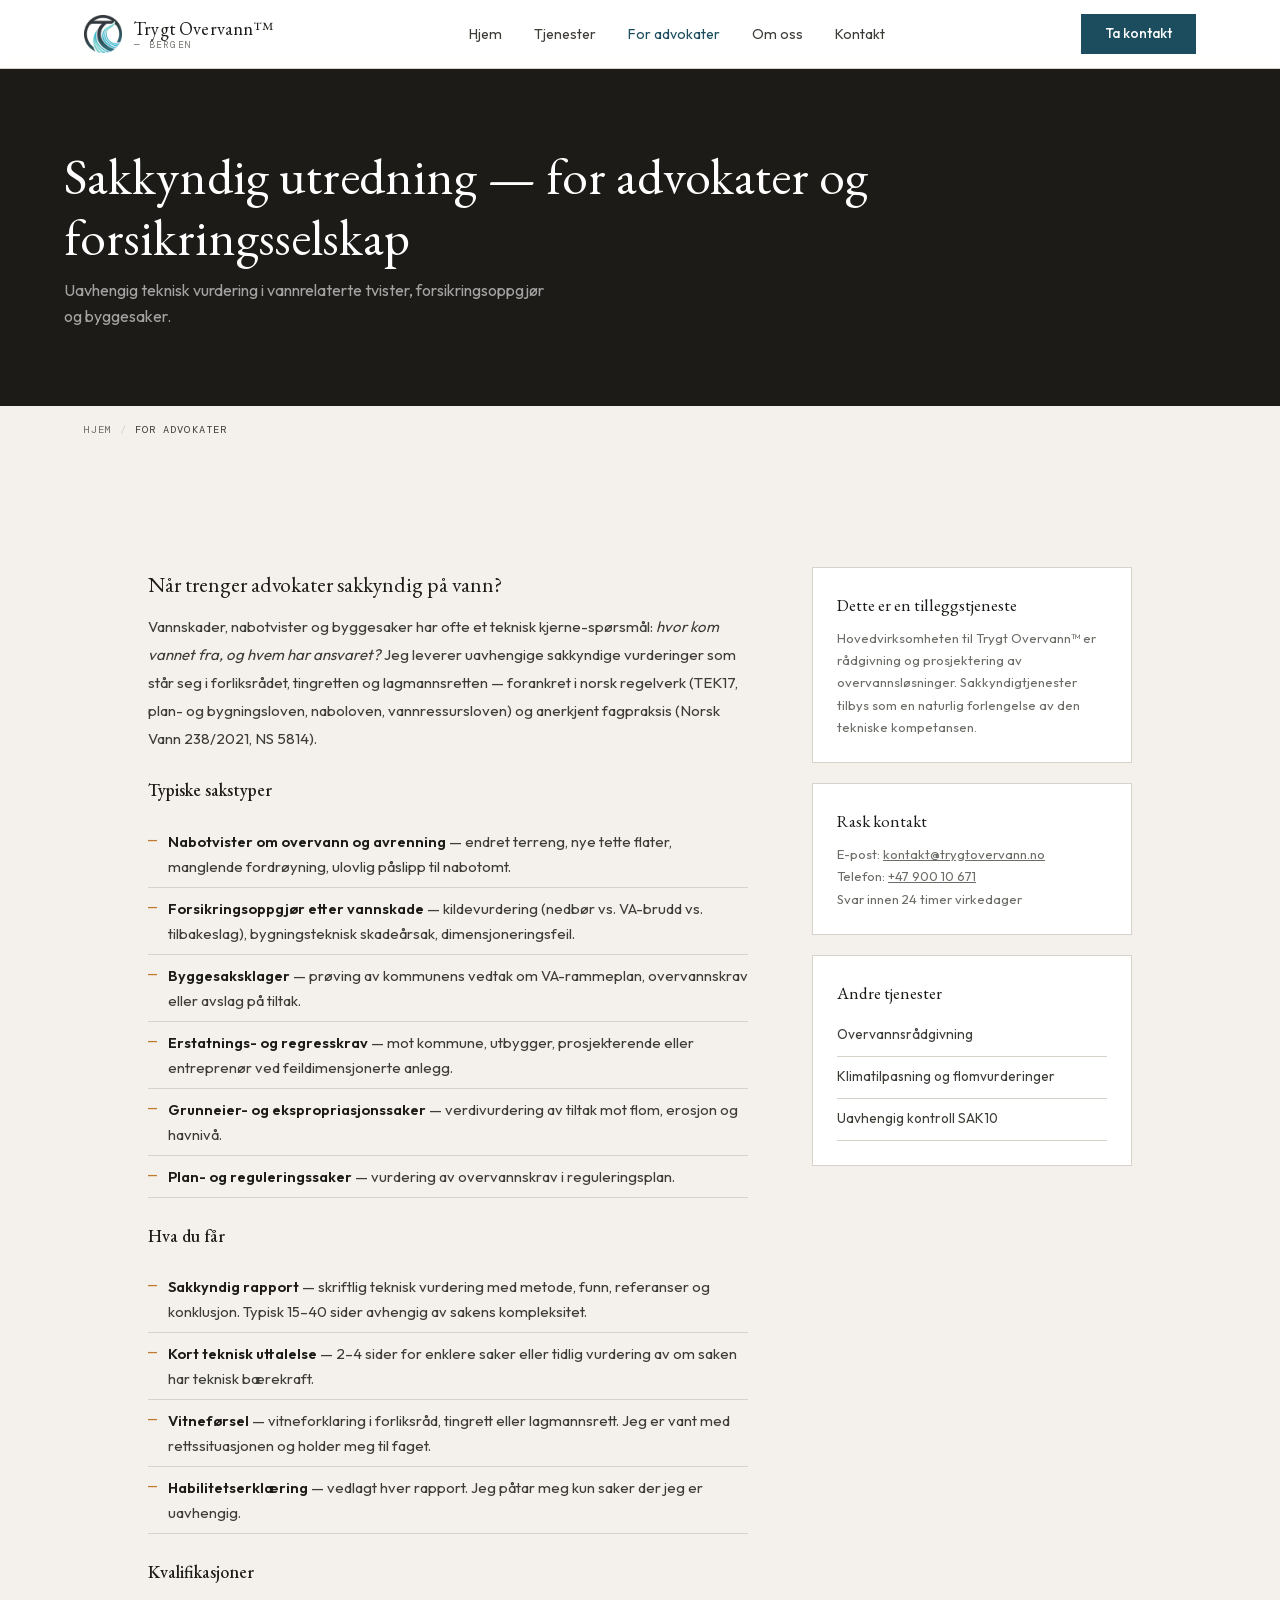
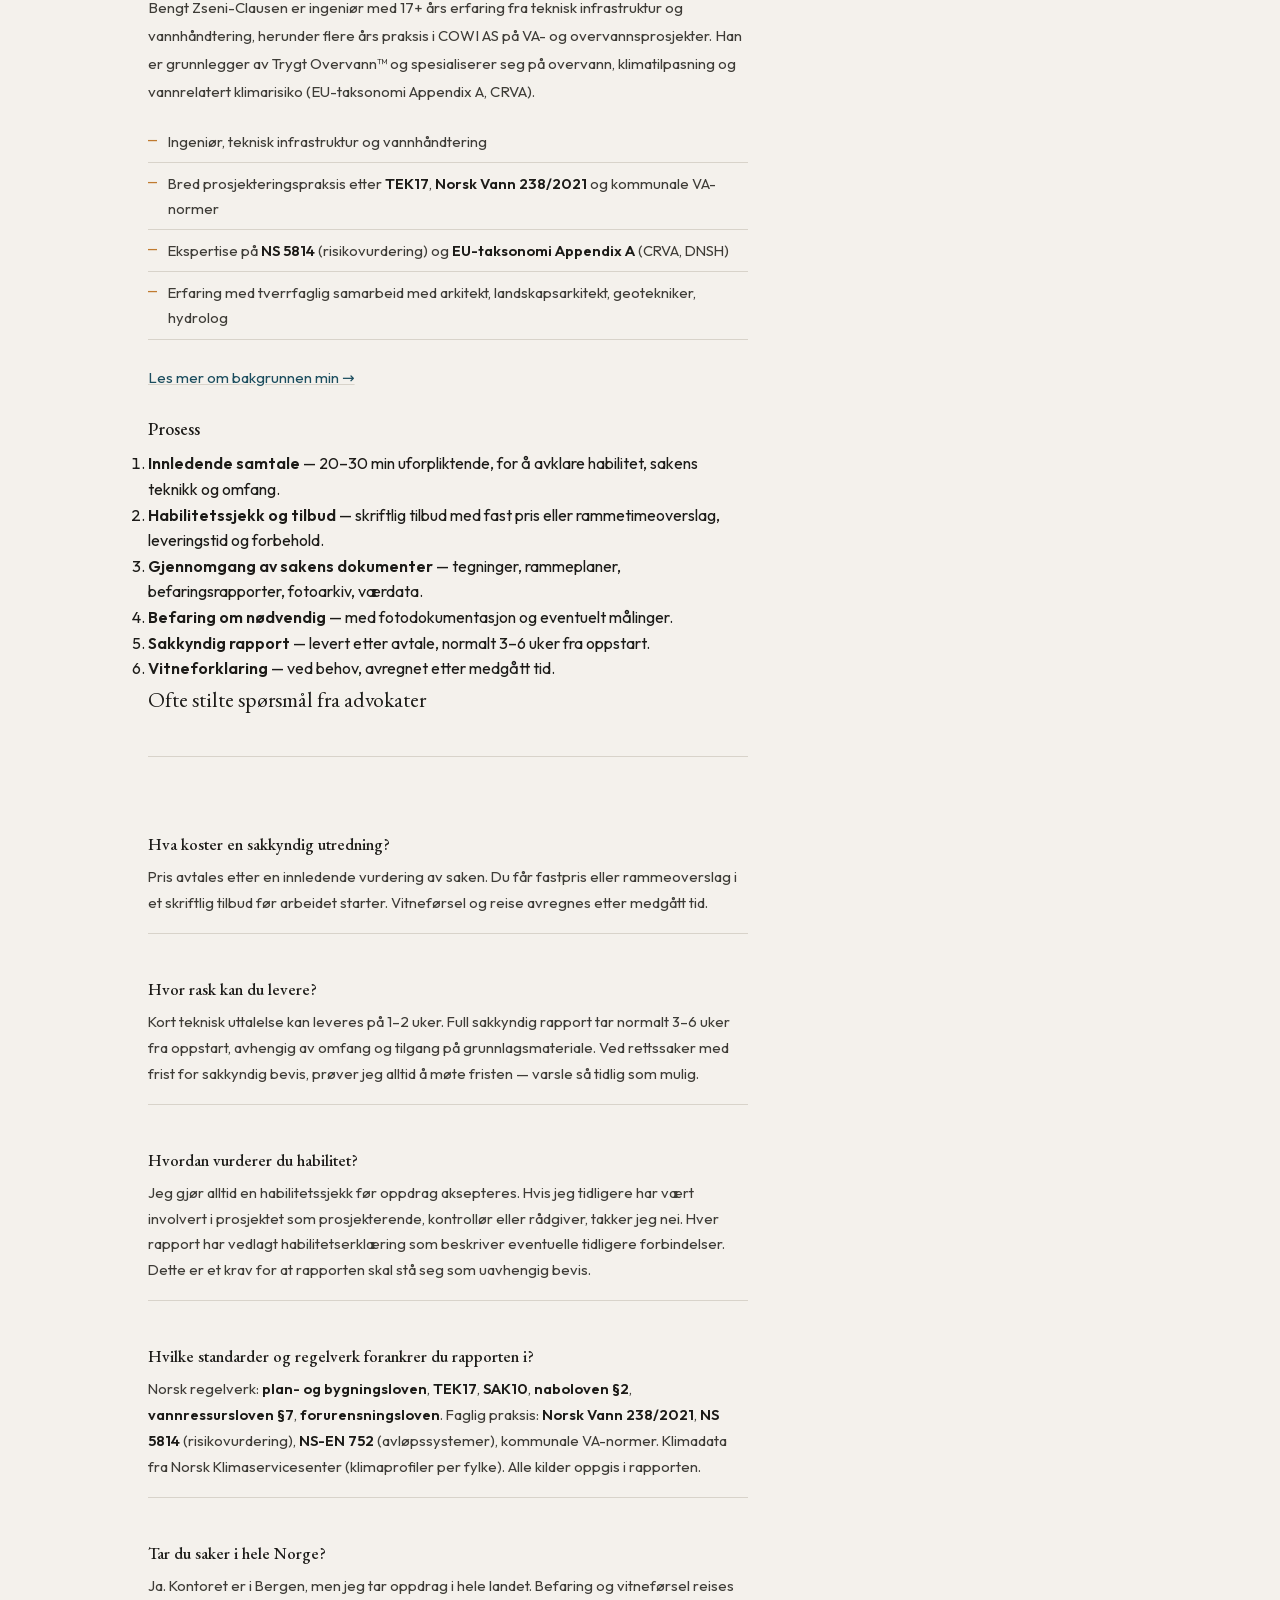
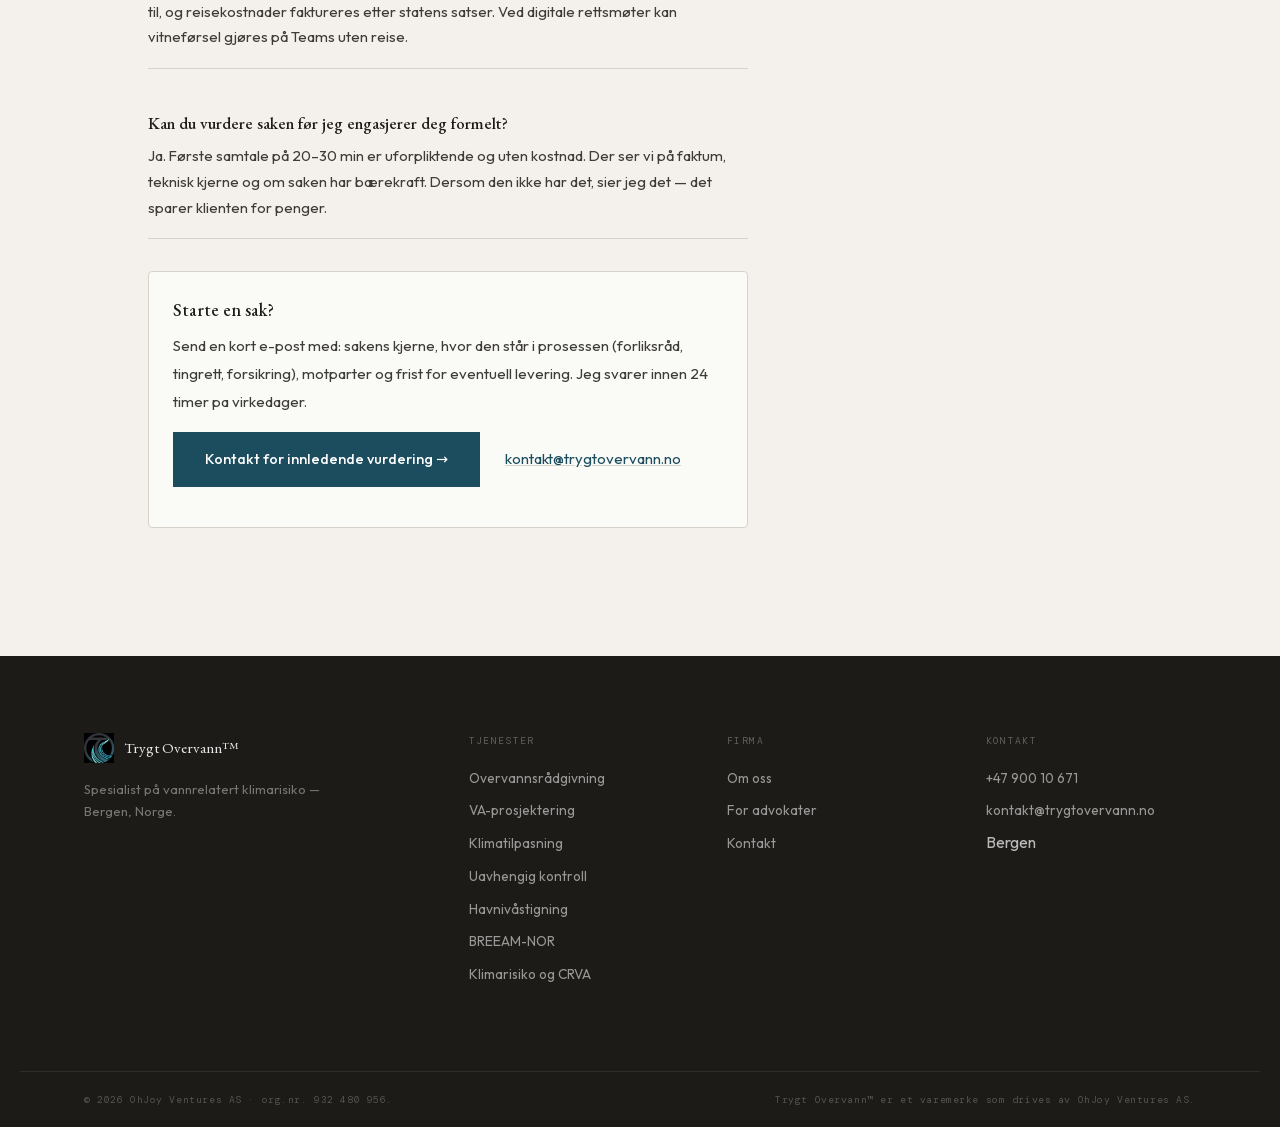
<file: for-advokater/index.html>
<!DOCTYPE html>
<html lang="nb">
<head>
<meta charset="utf-8">
<meta name="viewport" content="width=device-width, initial-scale=1.0">
<title>Sakkyndig i vannsaker — for advokater | Trygt Overvann™</title>
<meta name="description" content="Uavhengig sakkyndig utredning i vannrelaterte tvister: nabotvister, forsikringsoppgjør, byggesaksklager og erstatningssaker. Sakkyndig rapport, vitneførsel, befaring i hele Norge.">
<link rel="canonical" href="https://trygtovervann.no/for-advokater/">
<meta property="og:type" content="website">
<meta property="og:locale" content="nb_NO">
<meta property="og:site_name" content="Trygt Overvann™">
<meta property="og:title" content="Sakkyndig i vannsaker — for advokater | Trygt Overvann™">
<meta property="og:description" content="Uavhengig sakkyndig utredning i vannrelaterte tvister: nabotvister, forsikringsoppgjør, byggesaksklager og erstatningssaker. Sakkyndig rapport, vitneførsel, befaring i hele Norge.">
<meta property="og:url" content="https://trygtovervann.no/for-advokater/">
<meta property="og:image" content="https://trygtovervann.no/assets/og/og-bryggen.jpg">
<meta property="og:image:type" content="image/jpeg">
<meta property="og:image:width" content="1200">
<meta property="og:image:height" content="630">
<meta property="og:image:alt" content="Sjøvann mot bryggekanten i Bergen">
<meta name="twitter:card" content="summary_large_image">
<meta name="twitter:title" content="Sakkyndig i vannsaker — for advokater | Trygt Overvann™">
<meta name="twitter:description" content="Uavhengig sakkyndig utredning i vannrelaterte tvister: nabotvister, forsikringsoppgjør, byggesaksklager og erstatningssaker. Sakkyndig rapport, vitneførsel, befaring i hele Norge.">
<meta name="twitter:image" content="https://trygtovervann.no/assets/og/og-bryggen.jpg">
<meta name="twitter:image:alt" content="Sjøvann mot bryggekanten i Bergen">
<meta name="robots" content="index,follow,max-image-preview:large">
<meta name="author" content="Bengt Zseni-Clausen, Trygt Overvann™">
<link rel="icon" type="image/png" href="/favicon.png?v=1a9b02e0c6">
<link rel="apple-touch-icon" href="/apple-touch-icon.png?v=725f9f40fa">
<link rel="preload" href="/assets/styles.css?v=1c1b3eeb55" as="style">
<link rel="stylesheet" href="/assets/styles.css?v=1c1b3eeb55">
<script type="application/ld+json">{
"@context": "https://schema.org",
"@type": [
"Organization",
"ProfessionalService"
],
"@id": "https://trygtovervann.no/#organization",
"name": "Trygt Overvann™",
"legalName": "OhJoy Ventures AS",
"alternateName": [
"Trygt Overvann"
],
"url": "https://trygtovervann.no",
"logo": "https://trygtovervann.no/assets/logo-lys.jpg",
"image": "https://trygtovervann.no/assets/logo-lys.jpg",
"description": "Spesialist på vannrelatert klimarisiko. Uavhengig rådgivning innen overvann, VA, klimatilpasning og sakkyndig utredning.",
"telephone": "+4790010671",
"email": "kontakt@trygtovervann.no",
"vatID": "NO932480956MVA",
"taxID": "932480956",
"parentOrganization": {
"@type": "Organization",
"name": "Green Harmony Holding AS",
"taxID": "932349280"
},
"foundingDate": "2023",
"founder": {
"@type": "Person",
"@id": "https://trygtovervann.no/om/#bengt",
"name": "Bengt Zseni-Clausen",
"jobTitle": "Ingeniør"
},
"numberOfEmployees": {
"@type": "QuantitativeValue",
"value": 1
},
"address": {
"@type": "PostalAddress",
"addressLocality": "Bergen",
"addressRegion": "Vestland",
"addressCountry": "NO"
},
"areaServed": [
{
"@type": "Country",
"name": "Norge"
},
{
"@type": "AdministrativeArea",
"name": "Vestland"
},
{
"@type": "City",
"name": "Bergen"
}
],
"knowsAbout": [
"Overvannshåndtering",
"VA-prosjektering",
"VA-rådgivning",
"Uavhengig kontroll VAO",
"SAK10",
"Havnivåstigning",
"Stormflo",
"EU-taksonomi klimatilpasning",
"CRVA",
"BREEAM-NOR LE07",
"BREEAM-NOR LE08",
"Klimatilpasning",
"TEK17",
"Sakkyndig utredning",
"Flomvurdering",
"Blågrønn infrastruktur",
"Lokal overvannsdisponering"
],
"sameAs": [
"https://virksomhet.brreg.no/nb/oppslag/enheter/932480956",
"https://www.proff.no/selskap/ohjoy-ventures-as/bergen/tekniske-konsulenter/IFF6AWS01OU"
],
"contactPoint": {
"@type": "ContactPoint",
"telephone": "+4790010671",
"email": "kontakt@trygtovervann.no",
"contactType": "customer service",
"areaServed": "NO",
"availableLanguage": [
"Norwegian",
"English"
]
}
}</script>
<script type="application/ld+json">{
"@context": "https://schema.org",
"@type": "BreadcrumbList",
"itemListElement": [
{
"@type": "ListItem",
"position": 1,
"name": "Hjem",
"item": "https://trygtovervann.no/"
},
{
"@type": "ListItem",
"position": 2,
"name": "For advokater",
"item": "https://trygtovervann.no/for-advokater/"
}
]
}</script>
<script type="application/ld+json">{
"@context": "https://schema.org",
"@type": "Service",
"@id": "https://trygtovervann.no/for-advokater/#service",
"name": "Sakkyndig utredning — vannrelaterte saker",
"serviceType": "Expert witness services",
"provider": {
"@id": "https://trygtovervann.no/#organization"
},
"areaServed": [
{
"@type": "Country",
"name": "Norge"
}
],
"audience": {
"@type": "Audience",
"audienceType": "LegalProfessional",
"name": "Advokater, forsikringsselskap, domstoler"
},
"description": "Uavhengig sakkyndig utredning i vannrelaterte tvister, forsikringsoppgjør og byggesaker. Sakkyndig rapport, vitneførsel, befaring og tekniske beregninger.",
"url": "https://trygtovervann.no/for-advokater/",
"hasOfferCatalog": {
"@type": "OfferCatalog",
"name": "Sakkyndig-leveranser",
"itemListElement": [
{
"@type": "Offer",
"itemOffered": {
"@type": "Service",
"name": "Sakkyndig rapport"
}
},
{
"@type": "Offer",
"itemOffered": {
"@type": "Service",
"name": "Teknisk uttalelse"
}
},
{
"@type": "Offer",
"itemOffered": {
"@type": "Service",
"name": "Vitneførsel"
}
}
]
}
}</script>
<script type="application/ld+json">{
"@context": "https://schema.org",
"@type": "FAQPage",
"mainEntity": [
{
"@type": "Question",
"name": "Hva koster en sakkyndig utredning?",
"acceptedAnswer": {
"@type": "Answer",
"text": "Pris avtales etter en innledende vurdering av saken. Du får fastpris eller rammeoverslag i et skriftlig tilbud før arbeidet starter. Vitneførsel og reise avregnes etter medgått tid."
}
},
{
"@type": "Question",
"name": "Hvor rask kan du levere?",
"acceptedAnswer": {
"@type": "Answer",
"text": "Kort teknisk uttalelse 1-2 uker. Full sakkyndig rapport normalt 3-6 uker fra oppstart avhengig av omfang og tilgang på grunnlagsmateriale."
}
},
{
"@type": "Question",
"name": "Hvordan vurderer du habilitet?",
"acceptedAnswer": {
"@type": "Answer",
"text": "Habilitetssjekk gjøres før oppdrag aksepteres. Tidligere involvering i samme prosjekt diskvalifiserer. Habilitetserklæring følger hver rapport."
}
},
{
"@type": "Question",
"name": "Hvilke standarder og regelverk forankrer du rapporten i?",
"acceptedAnswer": {
"@type": "Answer",
"text": "Plan- og bygningsloven, TEK17, SAK10, naboloven §2, vannressursloven §7, forurensningsloven, Norsk Vann 238/2021, NS 5814, NS-EN 752, kommunale VA-normer, Norsk Klimaservicesenter."
}
},
{
"@type": "Question",
"name": "Tar du saker i hele Norge?",
"acceptedAnswer": {
"@type": "Answer",
"text": "Ja. Kontor i Bergen, men oppdrag i hele landet. Reisekostnader etter statens satser. Digitale rettsmøter på Teams mulig."
}
},
{
"@type": "Question",
"name": "Kan du vurdere saken før jeg engasjerer deg formelt?",
"acceptedAnswer": {
"@type": "Answer",
"text": "Ja, første samtale 20-30 min uforpliktende uten kostnad. Hvis saken ikke har teknisk bærekraft, sier jeg det."
}
}
]
}</script>
<script type="application/ld+json">{
"@context": "https://schema.org",
"@type": "WebPage",
"@id": "https://trygtovervann.no/for-advokater/#webpage",
"url": "https://trygtovervann.no/for-advokater/",
"name": "Sakkyndig i vannsaker — for advokater | Trygt Overvann™",
"isPartOf": {
"@id": "https://trygtovervann.no/#website"
},
"about": {
"@id": "https://trygtovervann.no/#organization"
},
"datePublished": "2026-04-18",
"dateModified": "2026-09-29",
"inLanguage": "nb-NO"
}</script>
</head>
<body>
<nav class="nav" id="mainNav" aria-label="Hovedmeny">
  <div class="nav-inner">
    <a class="nav-brand" href="/" aria-label="Trygt Overvann™ &mdash; forside">
      <img class="nav-logo" src="/assets/logo-lys-96.webp" alt="" width="38" height="38" loading="eager" decoding="async">
      <div class="nav-name">Trygt Overvann™ <small>&mdash; Bergen</small></div>
    </a>
    <ul class="nav-links">
      <li><a href="/">Hjem</a></li>
      <li><a href="/tjenester/">Tjenester</a></li>
      <li><a href="/for-advokater/">For advokater</a></li>
      <li><a href="/om/">Om oss</a></li>
      <li><a href="/kontakt/">Kontakt</a></li>
    </ul>
    <a class="nav-cta" href="/kontakt/">Ta kontakt</a>
    <button class="nav-toggle" id="navToggle" aria-label="Åpne meny" aria-expanded="false">
      <span></span><span></span><span></span>
    </button>
  </div>
</nav>
<main id="main" class="inner-page">
<div class="inner-header"><div class="inner-header-inner">
  <h1>Sakkyndig utredning &mdash; for advokater og forsikringsselskap</h1>
  <p>Uavhengig teknisk vurdering i vannrelaterte tvister, forsikringsoppgjør og byggesaker.</p>
</div></div>
<nav class="breadcrumb" aria-label="breadcrumb"><ol><li><a href="/">Hjem</a></li><li aria-current="page">For advokater</li></ol></nav>
<div class="inner-body">
  <div class="svc-layout">
    <article class="svc-content">
      <section>
        <h2>Når trenger advokater sakkyndig på vann?</h2>
        <p>Vannskader, nabotvister og byggesaker har ofte et teknisk kjerne-spørsmål: <em>hvor kom vannet fra, og hvem har ansvaret?</em> Jeg leverer uavhengige sakkyndige vurderinger som står seg i forliksrådet, tingretten og lagmannsretten &mdash; forankret i norsk regelverk (TEK17, plan- og bygningsloven, naboloven, vannressursloven) og anerkjent fagpraksis (Norsk Vann 238/2021, NS 5814).</p>
      </section>

      <section>
        <h3>Typiske sakstyper</h3>
        <ul>
          <li><strong>Nabotvister om overvann og avrenning</strong> &mdash; endret terreng, nye tette flater, manglende fordrøyning, ulovlig påslipp til nabotomt.</li>
          <li><strong>Forsikringsoppgjør etter vannskade</strong> &mdash; kildevurdering (nedbør vs. VA-brudd vs. tilbakeslag), bygningsteknisk skadeårsak, dimensjoneringsfeil.</li>
          <li><strong>Byggesaksklager</strong> &mdash; prøving av kommunens vedtak om VA-rammeplan, overvannskrav eller avslag på tiltak.</li>
          <li><strong>Erstatnings- og regresskrav</strong> &mdash; mot kommune, utbygger, prosjekterende eller entreprenør ved feildimensjonerte anlegg.</li>
          <li><strong>Grunneier- og ekspropriasjonssaker</strong> &mdash; verdivurdering av tiltak mot flom, erosjon og havnivå.</li>
          <li><strong>Plan- og reguleringssaker</strong> &mdash; vurdering av overvannskrav i reguleringsplan.</li>
        </ul>
      </section>

      <section>
        <h3>Hva du får</h3>
        <ul>
          <li><strong>Sakkyndig rapport</strong> &mdash; skriftlig teknisk vurdering med metode, funn, referanser og konklusjon. Typisk 15&ndash;40 sider avhengig av sakens kompleksitet.</li>
          <li><strong>Kort teknisk uttalelse</strong> &mdash; 2&ndash;4 sider for enklere saker eller tidlig vurdering av om saken har teknisk bærekraft.</li>
          <li><strong>Vitneførsel</strong> &mdash; vitneforklaring i forliksråd, tingrett eller lagmannsrett. Jeg er vant med rettssituasjonen og holder meg til faget.</li>
          <li><strong>Habilitetserkl&aelig;ring</strong> &mdash; vedlagt hver rapport. Jeg p&aring;tar meg kun saker der jeg er uavhengig.</li>
        </ul>
      </section>

      <section>
        <h3>Kvalifikasjoner</h3>
        <p>Bengt Zseni-Clausen er ingeni&oslash;r med 17+ &aring;rs erfaring fra teknisk infrastruktur og vannh&aring;ndtering, herunder flere &aring;rs praksis i COWI AS p&aring; VA- og overvannsprosjekter. Han er grunnlegger av Trygt Overvann™ og spesialiserer seg p&aring; overvann, klimatilpasning og vannrelatert klimarisiko (EU-taksonomi Appendix A, CRVA).</p>
        <ul>
          <li>Ingeni&oslash;r, teknisk infrastruktur og vannh&aring;ndtering</li>
          <li>Bred prosjekteringspraksis etter <strong>TEK17</strong>, <strong>Norsk Vann 238/2021</strong> og kommunale VA-normer</li>
          <li>Ekspertise p&aring; <strong>NS 5814</strong> (risikovurdering) og <strong>EU-taksonomi Appendix A</strong> (CRVA, DNSH)</li>
          <li>Erfaring med tverrfaglig samarbeid med arkitekt, landskapsarkitekt, geotekniker, hydrolog</li>
        </ul>
        <p style="margin-top:1rem"><a href="/om/">Les mer om bakgrunnen min &#8594;</a></p>
      </section>

      <section>
        <h3>Prosess</h3>
        <ol>
          <li><strong>Innledende samtale</strong> &mdash; 20&ndash;30 min uforpliktende, for &aring; avklare habilitet, sakens teknikk og omfang.</li>
          <li><strong>Habilitetssjekk og tilbud</strong> &mdash; skriftlig tilbud med fast pris eller rammetimeoverslag, leveringstid og forbehold.</li>
          <li><strong>Gjennomgang av sakens dokumenter</strong> &mdash; tegninger, rammeplaner, befaringsrapporter, fotoarkiv, v&aelig;rdata.</li>
          <li><strong>Befaring om n&oslash;dvendig</strong> &mdash; med fotodokumentasjon og eventuelt m&aring;linger.</li>
          <li><strong>Sakkyndig rapport</strong> &mdash; levert etter avtale, normalt 3&ndash;6 uker fra oppstart.</li>
          <li><strong>Vitneforklaring</strong> &mdash; ved behov, avregnet etter medg&aring;tt tid.</li>
        </ol>
      </section>

      <section aria-labelledby="faq-advokater">
        <h2 id="faq-advokater">Ofte stilte sp&oslash;rsm&aring;l fra advokater</h2>
        <div class="faq-block">

          <div class="faq-item">
            <h3>Hva koster en sakkyndig utredning?</h3>
            <p>Pris avtales etter en innledende vurdering av saken. Du f&aring;r fastpris eller rammeoverslag i et skriftlig tilbud f&oslash;r arbeidet starter. Vitnef&oslash;rsel og reise avregnes etter medg&aring;tt tid.</p>
          </div>

          <div class="faq-item">
            <h3>Hvor rask kan du levere?</h3>
            <p>Kort teknisk uttalelse kan leveres p&aring; 1&ndash;2 uker. Full sakkyndig rapport tar normalt 3&ndash;6 uker fra oppstart, avhengig av omfang og tilgang p&aring; grunnlagsmateriale. Ved rettssaker med frist for sakkyndig bevis, pr&oslash;ver jeg alltid &aring; m&oslash;te fristen &mdash; varsle s&aring; tidlig som mulig.</p>
          </div>

          <div class="faq-item">
            <h3>Hvordan vurderer du habilitet?</h3>
            <p>Jeg gj&oslash;r alltid en habilitetssjekk f&oslash;r oppdrag aksepteres. Hvis jeg tidligere har v&aelig;rt involvert i prosjektet som prosjekterende, kontroll&oslash;r eller r&aring;dgiver, takker jeg nei. Hver rapport har vedlagt habilitetserkl&aelig;ring som beskriver eventuelle tidligere forbindelser. Dette er et krav for at rapporten skal st&aring; seg som uavhengig bevis.</p>
          </div>

          <div class="faq-item">
            <h3>Hvilke standarder og regelverk forankrer du rapporten i?</h3>
            <p>Norsk regelverk: <strong>plan- og bygningsloven</strong>, <strong>TEK17</strong>, <strong>SAK10</strong>, <strong>naboloven &sect;2</strong>, <strong>vannressursloven &sect;7</strong>, <strong>forurensningsloven</strong>. Faglig praksis: <strong>Norsk Vann 238/2021</strong>, <strong>NS 5814</strong> (risikovurdering), <strong>NS-EN 752</strong> (avl&oslash;pssystemer), kommunale VA-normer. Klimadata fra Norsk Klimaservicesenter (klimaprofiler per fylke). Alle kilder oppgis i rapporten.</p>
          </div>

          <div class="faq-item">
            <h3>Tar du saker i hele Norge?</h3>
            <p>Ja. Kontoret er i Bergen, men jeg tar oppdrag i hele landet. Befaring og vitnef&oslash;rsel reises til, og reisekostnader faktureres etter statens satser. Ved digitale rettsm&oslash;ter kan vitnef&oslash;rsel gj&oslash;res p&aring; Teams uten reise.</p>
          </div>

          <div class="faq-item">
            <h3>Kan du vurdere saken f&oslash;r jeg engasjerer deg formelt?</h3>
            <p>Ja. F&oslash;rste samtale p&aring; 20&ndash;30 min er uforpliktende og uten kostnad. Der ser vi p&aring; faktum, teknisk kjerne og om saken har bærekraft. Dersom den ikke har det, sier jeg det &mdash; det sparer klienten for penger.</p>
          </div>

        </div>
      </section>

      <section style="margin-top:2rem;padding:1.5rem;background:#fafaf7;border:1px solid var(--rule);border-radius:4px">
        <h3 style="margin-top:0">Starte en sak?</h3>
        <p>Send en kort e-post med: sakens kjerne, hvor den st&aring;r i prosessen (forliksr&aring;d, tingrett, forsikring), motparter og frist for eventuell levering. Jeg svarer innen 24 timer pa virkedager.</p>
        <p style="margin-top:1rem"><a class="btn-primary" href="/kontakt/">Kontakt for innledende vurdering &#8594;</a> &nbsp; <a href="mailto:kontakt@trygtovervann.no?subject=Sakkyndig%20utredning" style="margin-left:1rem">kontakt@trygtovervann.no</a></p>
      </section>
    </article>

    <aside class="svc-aside">
      <div class="aside-block">
        <h4>Dette er en tilleggstjeneste</h4>
        <p>Hovedvirksomheten til Trygt Overvann™ er r&aring;dgivning og prosjektering av overvannsl&oslash;sninger. Sakkyndigtjenester tilbys som en naturlig forlengelse av den tekniske kompetansen.</p>
      </div>
      <div class="aside-block">
        <h4>Rask kontakt</h4>
        <p>E-post: <a href="mailto:kontakt@trygtovervann.no">kontakt@trygtovervann.no</a><br>Telefon: <a href="tel:+4790010671">+47 900 10 671</a><br>Svar innen 24 timer virkedager</p>
      </div>
      <div class="aside-block">
        <h4>Andre tjenester</h4>
        <ul class="aside-list">
          <li><a href="/tjenester/overvannsradgivning/">Overvannsr&aring;dgivning</a></li>
          <li><a href="/tjenester/klimatilpasning/">Klimatilpasning og flomvurderinger</a></li>
          <li><a href="/tjenester/uavhengig-kontroll/">Uavhengig kontroll SAK10</a></li>
        </ul>
      </div>
    </aside>
  </div>
</div>
</main>
<footer class="site-footer">
  <div class="footer-body">
    <div class="footer-brand">
      <a class="footer-brand-row" href="/">
        <img class="footer-logo" src="/assets/logo-96.webp" alt="" width="30" height="30" loading="lazy">
        <span class="footer-brand-name">Trygt Overvann™</span>
      </a>
      <p class="footer-desc">Spesialist på vannrelatert klimarisiko &mdash; Bergen, Norge.</p>
    </div>
    <div>
      <p class="footer-col-title">Tjenester</p>
      <ul class="footer-links">
        <li><a href="/tjenester/overvannsradgivning/">Overvannsrådgivning</a></li>
        <li><a href="/tjenester/va-prosjektering/">VA-prosjektering</a></li>
        <li><a href="/tjenester/klimatilpasning/">Klimatilpasning</a></li>
        <li><a href="/tjenester/uavhengig-kontroll/">Uavhengig kontroll</a></li>
        <li><a href="/tjenester/havnivaastigning/">Havnivåstigning</a></li>
        <li><a href="/tjenester/breeam-nor/">BREEAM-NOR</a></li>
        <li><a href="/tjenester/eu-taksonomi-crva/">Klimarisiko og CRVA</a></li>
      </ul>
    </div>
    <div>
      <p class="footer-col-title">Firma</p>
      <ul class="footer-links">
        <li><a href="/om/">Om oss</a></li>
        <li><a href="/for-advokater/">For advokater</a></li>
        <li><a href="/kontakt/">Kontakt</a></li>
      </ul>
    </div>
    <div>
      <p class="footer-col-title">Kontakt</p>
      <ul class="footer-links">
        <li><a href="tel:+4790010671">+47 900 10 671</a></li>
        <li><a href="mailto:kontakt@trygtovervann.no">kontakt@trygtovervann.no</a></li>
        <li><span>Bergen</span></li>
      </ul>
    </div>
  </div>
  <div class="footer-bottom">
    <span>&copy; 2026 OhJoy Ventures AS &middot; org.nr. 932 480 956.</span>
    <span>Trygt Overvann™ er et varemerke som drives av OhJoy Ventures AS.</span>
  </div>
</footer>
<script src="/assets/nav.js?v=9a915a98a6" defer></script>
</body></html>
</file>
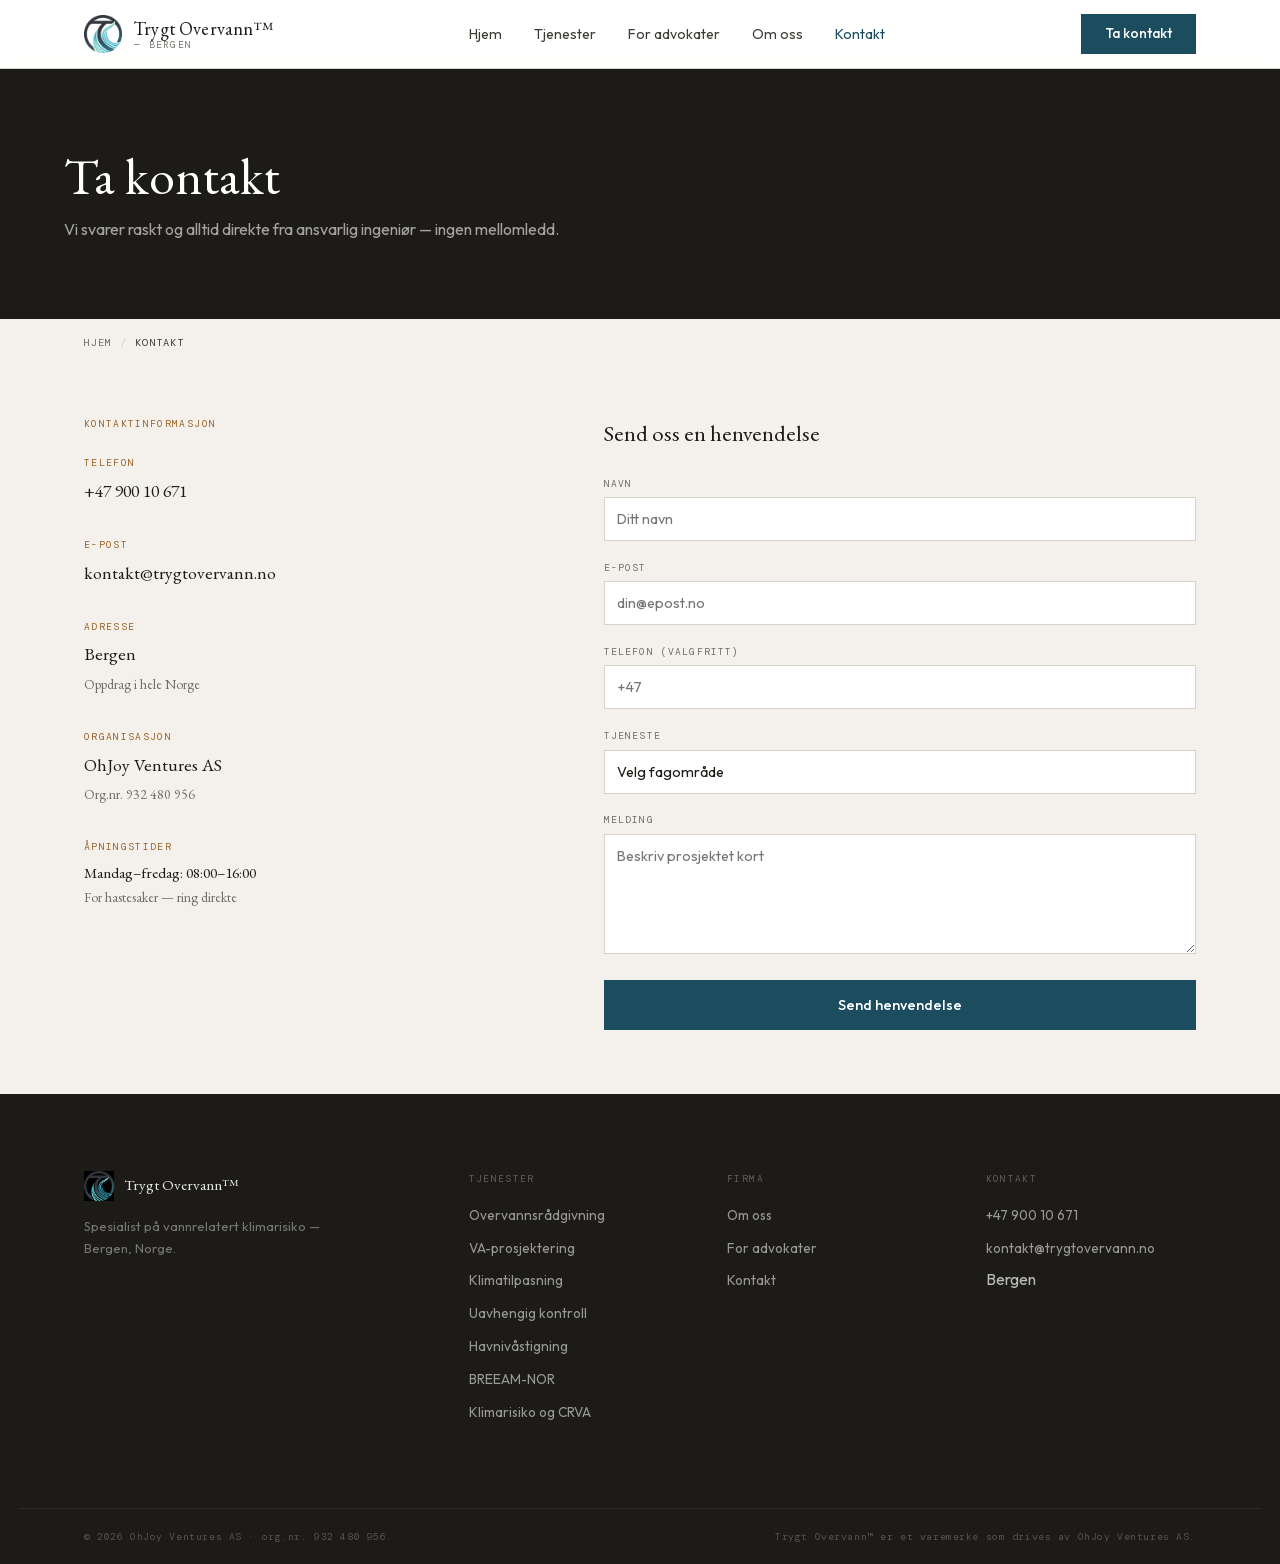
<file: kontakt/index.html>
<!DOCTYPE html>
<html lang="nb">
<head>
<meta charset="utf-8">
<meta name="viewport" content="width=device-width, initial-scale=1.0">
<title>Kontakt Trygt Overvann™ — +47 900 10 671 | Bergen</title>
<meta name="description" content="Ta kontakt med Trygt Overvann™ for rådgivning innen overvann, VA, klimatilpasning eller sakkyndig utredning. Direkte fra ansvarlig ingeniør. Telefon: +47 900 10 671.">
<link rel="canonical" href="https://trygtovervann.no/kontakt/">
<meta property="og:type" content="website">
<meta property="og:locale" content="nb_NO">
<meta property="og:site_name" content="Trygt Overvann™">
<meta property="og:title" content="Kontakt Trygt Overvann™ — +47 900 10 671 | Bergen">
<meta property="og:description" content="Ta kontakt med Trygt Overvann™ for rådgivning innen overvann, VA, klimatilpasning eller sakkyndig utredning. Direkte fra ansvarlig ingeniør. Telefon: +47 900 10 671.">
<meta property="og:url" content="https://trygtovervann.no/kontakt/">
<meta property="og:image" content="https://trygtovervann.no/assets/og/og-bryggen.jpg">
<meta property="og:image:type" content="image/jpeg">
<meta property="og:image:width" content="1200">
<meta property="og:image:height" content="630">
<meta property="og:image:alt" content="Sjøvann mot bryggekanten i Bergen">
<meta name="twitter:card" content="summary_large_image">
<meta name="twitter:title" content="Kontakt Trygt Overvann™ — +47 900 10 671 | Bergen">
<meta name="twitter:description" content="Ta kontakt med Trygt Overvann™ for rådgivning innen overvann, VA, klimatilpasning eller sakkyndig utredning. Direkte fra ansvarlig ingeniør. Telefon: +47 900 10 671.">
<meta name="twitter:image" content="https://trygtovervann.no/assets/og/og-bryggen.jpg">
<meta name="twitter:image:alt" content="Sjøvann mot bryggekanten i Bergen">
<meta name="robots" content="index,follow,max-image-preview:large">
<meta name="author" content="Bengt Zseni-Clausen, Trygt Overvann™">
<link rel="icon" type="image/png" href="/favicon.png?v=1a9b02e0c6">
<link rel="apple-touch-icon" href="/apple-touch-icon.png?v=725f9f40fa">
<link rel="preload" href="/assets/styles.css?v=1c1b3eeb55" as="style">
<link rel="stylesheet" href="/assets/styles.css?v=1c1b3eeb55">
<script type="application/ld+json">{
"@context": "https://schema.org",
"@type": [
"Organization",
"ProfessionalService"
],
"@id": "https://trygtovervann.no/#organization",
"name": "Trygt Overvann™",
"legalName": "OhJoy Ventures AS",
"alternateName": [
"Trygt Overvann"
],
"url": "https://trygtovervann.no",
"logo": "https://trygtovervann.no/assets/logo-lys.jpg",
"image": "https://trygtovervann.no/assets/logo-lys.jpg",
"description": "Spesialist på vannrelatert klimarisiko. Uavhengig rådgivning innen overvann, VA, klimatilpasning og sakkyndig utredning.",
"telephone": "+4790010671",
"email": "kontakt@trygtovervann.no",
"vatID": "NO932480956MVA",
"taxID": "932480956",
"parentOrganization": {
"@type": "Organization",
"name": "Green Harmony Holding AS",
"taxID": "932349280"
},
"foundingDate": "2023",
"founder": {
"@type": "Person",
"@id": "https://trygtovervann.no/om/#bengt",
"name": "Bengt Zseni-Clausen",
"jobTitle": "Ingeniør"
},
"numberOfEmployees": {
"@type": "QuantitativeValue",
"value": 1
},
"address": {
"@type": "PostalAddress",
"addressLocality": "Bergen",
"addressRegion": "Vestland",
"addressCountry": "NO"
},
"areaServed": [
{
"@type": "Country",
"name": "Norge"
},
{
"@type": "AdministrativeArea",
"name": "Vestland"
},
{
"@type": "City",
"name": "Bergen"
}
],
"knowsAbout": [
"Overvannshåndtering",
"VA-prosjektering",
"VA-rådgivning",
"Uavhengig kontroll VAO",
"SAK10",
"Havnivåstigning",
"Stormflo",
"EU-taksonomi klimatilpasning",
"CRVA",
"BREEAM-NOR LE07",
"BREEAM-NOR LE08",
"Klimatilpasning",
"TEK17",
"Sakkyndig utredning",
"Flomvurdering",
"Blågrønn infrastruktur",
"Lokal overvannsdisponering"
],
"sameAs": [
"https://virksomhet.brreg.no/nb/oppslag/enheter/932480956",
"https://www.proff.no/selskap/ohjoy-ventures-as/bergen/tekniske-konsulenter/IFF6AWS01OU"
],
"contactPoint": {
"@type": "ContactPoint",
"telephone": "+4790010671",
"email": "kontakt@trygtovervann.no",
"contactType": "customer service",
"areaServed": "NO",
"availableLanguage": [
"Norwegian",
"English"
]
}
}</script>
<script type="application/ld+json">{
"@context": "https://schema.org",
"@type": "BreadcrumbList",
"itemListElement": [
{
"@type": "ListItem",
"position": 1,
"name": "Hjem",
"item": "https://trygtovervann.no/"
},
{
"@type": "ListItem",
"position": 2,
"name": "Kontakt",
"item": "https://trygtovervann.no/kontakt/"
}
]
}</script>
<script type="application/ld+json">{
"@context": "https://schema.org",
"@type": "ContactPage",
"url": "https://trygtovervann.no/kontakt/",
"inLanguage": "nb-NO",
"mainEntity": {
"@id": "https://trygtovervann.no/#organization"
},
"@id": "https://trygtovervann.no/kontakt/#webpage",
"name": "Kontakt Trygt Overvann™ — +47 900 10 671 | Bergen",
"isPartOf": {
"@id": "https://trygtovervann.no/#website"
},
"datePublished": "2026-04-18",
"dateModified": "2026-09-29"
}</script>
</head>
<body>
<nav class="nav" id="mainNav" aria-label="Hovedmeny">
  <div class="nav-inner">
    <a class="nav-brand" href="/" aria-label="Trygt Overvann™ &mdash; forside">
      <img class="nav-logo" src="/assets/logo-lys-96.webp" alt="" width="38" height="38" loading="eager" decoding="async">
      <div class="nav-name">Trygt Overvann™ <small>&mdash; Bergen</small></div>
    </a>
    <ul class="nav-links">
      <li><a href="/">Hjem</a></li>
      <li><a href="/tjenester/">Tjenester</a></li>
      <li><a href="/for-advokater/">For advokater</a></li>
      <li><a href="/om/">Om oss</a></li>
      <li><a href="/kontakt/">Kontakt</a></li>
    </ul>
    <a class="nav-cta" href="/kontakt/">Ta kontakt</a>
    <button class="nav-toggle" id="navToggle" aria-label="Åpne meny" aria-expanded="false">
      <span></span><span></span><span></span>
    </button>
  </div>
</nav>
<main id="main" class="inner-page">
<div class="inner-header"><div class="inner-header-inner">
  <h1>Ta kontakt</h1>
  <p>Vi svarer raskt og alltid direkte fra ansvarlig ingeniør &mdash; ingen mellomledd.</p>
</div></div>
<nav class="breadcrumb" aria-label="breadcrumb"><ol><li><a href="/">Hjem</a></li><li aria-current="page">Kontakt</li></ol></nav>
<div class="inner-body">
  <div class="contact-grid">
    <section aria-labelledby="kontaktinfo">
      <h2 class="c-label" id="kontaktinfo" style="margin-bottom:1.5rem">Kontaktinformasjon</h2>
      <div class="contact-block">
        <p class="c-label">Telefon</p>
        <p class="c-value"><a href="tel:+4790010671">+47 900 10 671</a></p>
      </div>
      <div class="contact-block">
        <p class="c-label">E-post</p>
        <p class="c-value"><a href="mailto:kontakt@trygtovervann.no">kontakt@trygtovervann.no</a></p>
      </div>
      <div class="contact-block">
        <p class="c-label">Adresse</p>
        <p class="c-value">Bergen<br><span style="font-size:.85rem;color:var(--ink3)">Oppdrag i hele Norge</span></p>
      </div>
      <div class="contact-block">
        <p class="c-label">Organisasjon</p>
        <p class="c-value">OhJoy Ventures AS<br><span style="font-size:.85rem;color:var(--ink3)">Org.nr. 932 480 956</span></p>
      </div>
      <div class="contact-block">
        <p class="c-label">Åpningstider</p>
        <p class="c-value" style="font-size:.95rem">Mandag&ndash;fredag: 08:00&ndash;16:00<br><span style="font-size:.85rem;color:var(--ink3)">For hastesaker — ring direkte</span></p>
      </div>
    </section>
    <section aria-labelledby="skjemahode">
      <h2 class="form-title" id="skjemahode">Send oss en henvendelse</h2>
      <div id="form-success" style="display:none;background:#e8f5f0;border:1px solid #1b4d5e;padding:1.25rem;margin-bottom:1.5rem" role="status" aria-live="polite">
        <p style="font-family:var(--serif);color:var(--ink);margin:0">Takk! Vi svarer deg direkte fra ansvarlig ingeniør.</p>
      </div>
      <div id="form-error" style="display:none;background:#fdf0e8;border:1px solid #c07a2f;padding:1.25rem;margin-bottom:1.5rem" role="alert">
        <p style="font-family:var(--serif);color:var(--ink);margin:0">Noe gikk galt. Ring oss på <a href="tel:+4790010671">+47 900 10 671</a>.</p>
      </div>
      <form id="contactForm" data-formspree-id="xreyeavp" action="https://formspree.io/f/xreyeavp" method="POST">
        <div class="fg"><label for="navn">Navn</label><input id="navn" name="navn" type="text" placeholder="Ditt navn" autocomplete="name" required></div>
        <div class="fg"><label for="epost">E-post</label><input id="epost" name="epost" type="email" placeholder="din@epost.no" autocomplete="email" required></div>
        <div class="fg"><label for="telefon">Telefon (valgfritt)</label><input id="telefon" name="telefon" type="tel" placeholder="+47" autocomplete="tel"></div>
        <div class="fg"><label for="tjeneste">Tjeneste</label>
          <select id="tjeneste" name="tjeneste">
            <option value="" selected>Velg fagområde</option>
            <option>Overvannsrådgivning</option>
            <option>VA-prosjektering</option>
            <option>Klimatilpasning</option>
            <option>Uavhengig kontroll</option>
            <option>Havnivåstigning / stormflo</option>
            <option>EU-taksonomi CRVA</option>
            <option>BREEAM-NOR</option>
            <option>Sakkyndig utredning (for advokater)</option>
            <option>Annet</option>
          </select>
        </div>
        <div class="fg"><label for="melding">Melding</label><textarea id="melding" name="melding" placeholder="Beskriv prosjektet kort" required></textarea></div>
        <button type="submit" class="btn-primary" id="submitBtn" style="width:100%;padding:1rem">Send henvendelse</button>
      </form>
    </section>
  </div>
</div>
</main>
<footer class="site-footer">
  <div class="footer-body">
    <div class="footer-brand">
      <a class="footer-brand-row" href="/">
        <img class="footer-logo" src="/assets/logo-96.webp" alt="" width="30" height="30" loading="lazy">
        <span class="footer-brand-name">Trygt Overvann™</span>
      </a>
      <p class="footer-desc">Spesialist på vannrelatert klimarisiko &mdash; Bergen, Norge.</p>
    </div>
    <div>
      <p class="footer-col-title">Tjenester</p>
      <ul class="footer-links">
        <li><a href="/tjenester/overvannsradgivning/">Overvannsrådgivning</a></li>
        <li><a href="/tjenester/va-prosjektering/">VA-prosjektering</a></li>
        <li><a href="/tjenester/klimatilpasning/">Klimatilpasning</a></li>
        <li><a href="/tjenester/uavhengig-kontroll/">Uavhengig kontroll</a></li>
        <li><a href="/tjenester/havnivaastigning/">Havnivåstigning</a></li>
        <li><a href="/tjenester/breeam-nor/">BREEAM-NOR</a></li>
        <li><a href="/tjenester/eu-taksonomi-crva/">Klimarisiko og CRVA</a></li>
      </ul>
    </div>
    <div>
      <p class="footer-col-title">Firma</p>
      <ul class="footer-links">
        <li><a href="/om/">Om oss</a></li>
        <li><a href="/for-advokater/">For advokater</a></li>
        <li><a href="/kontakt/">Kontakt</a></li>
      </ul>
    </div>
    <div>
      <p class="footer-col-title">Kontakt</p>
      <ul class="footer-links">
        <li><a href="tel:+4790010671">+47 900 10 671</a></li>
        <li><a href="mailto:kontakt@trygtovervann.no">kontakt@trygtovervann.no</a></li>
        <li><span>Bergen</span></li>
      </ul>
    </div>
  </div>
  <div class="footer-bottom">
    <span>&copy; 2026 OhJoy Ventures AS &middot; org.nr. 932 480 956.</span>
    <span>Trygt Overvann™ er et varemerke som drives av OhJoy Ventures AS.</span>
  </div>
</footer>
<script src="/assets/nav.js?v=9a915a98a6" defer></script>
</body></html>
</file>
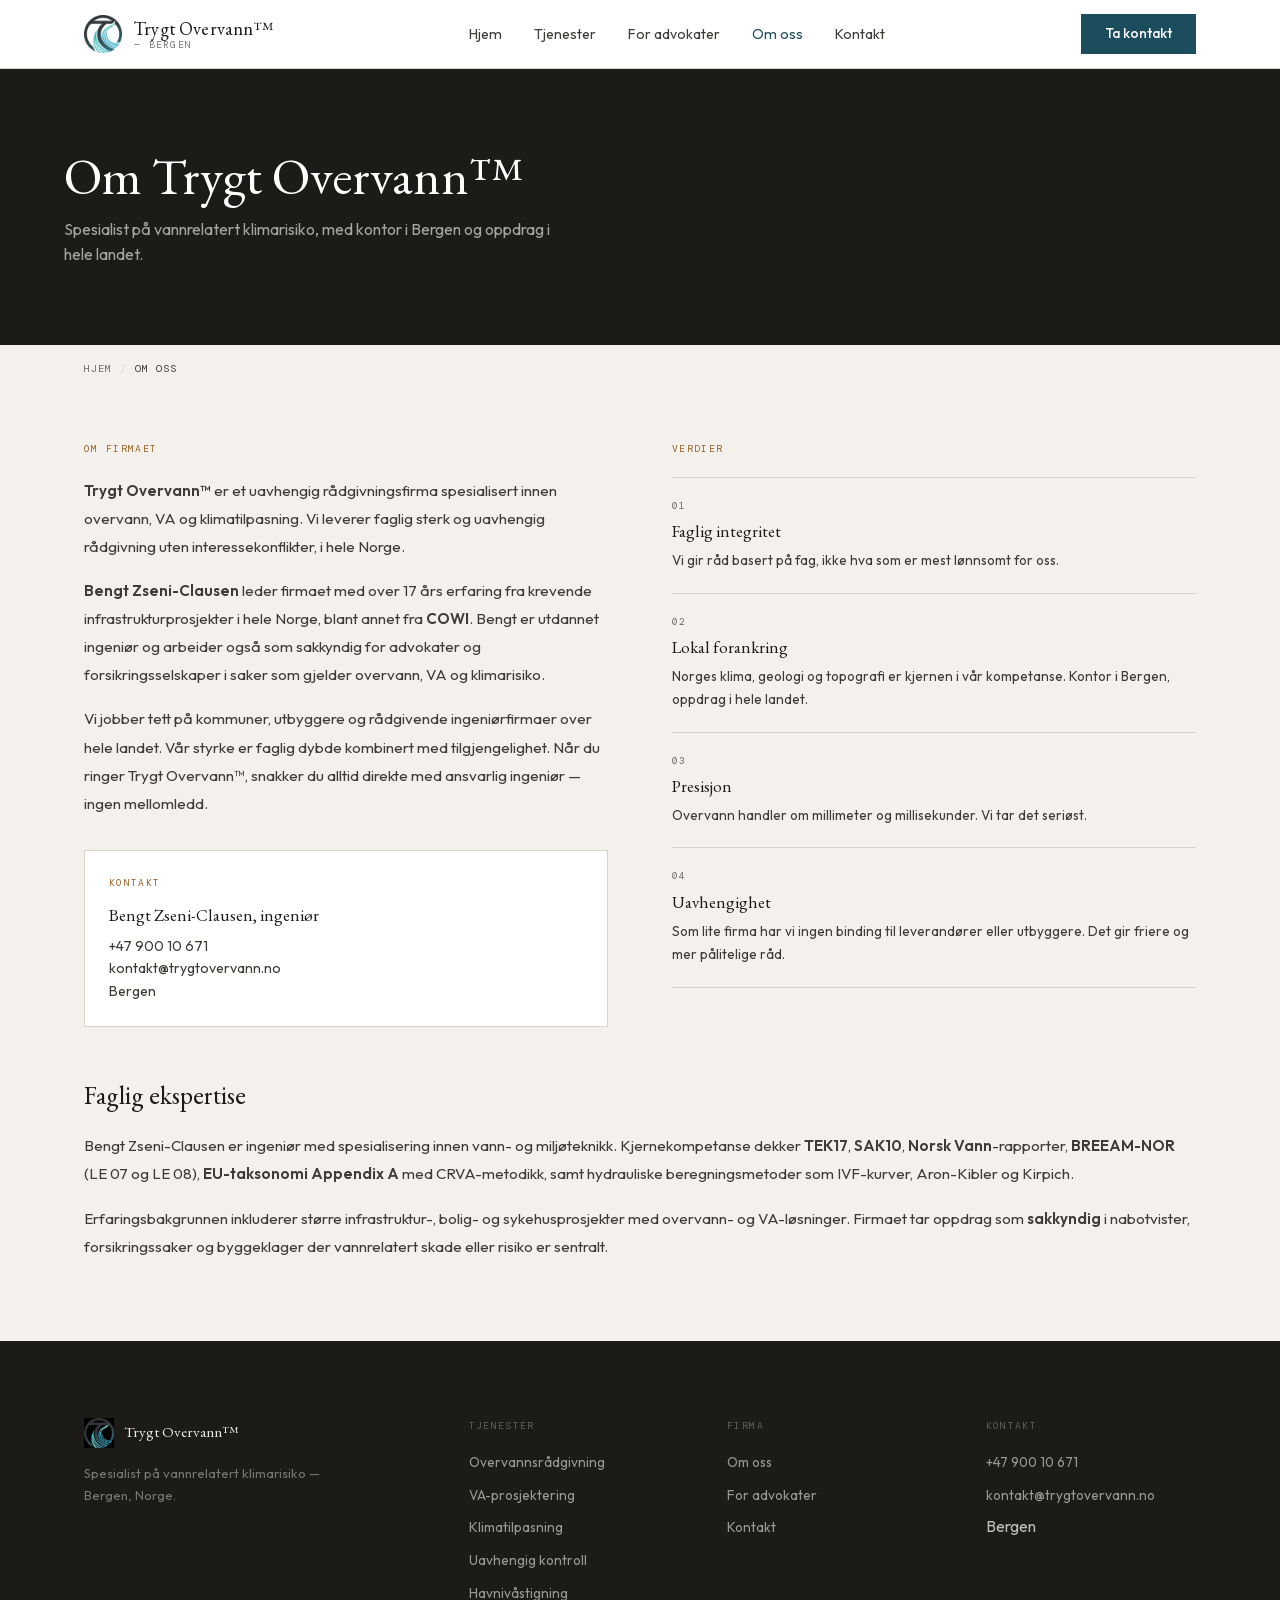
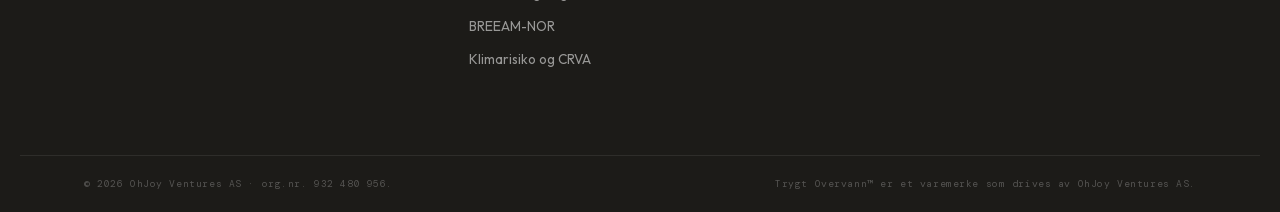
<file: om/index.html>
<!DOCTYPE html>
<html lang="nb">
<head>
<meta charset="utf-8">
<meta name="viewport" content="width=device-width, initial-scale=1.0">
<title>Om Trygt Overvann™ — Bengt Zseni-Clausen, ingeniør | Bergen</title>
<meta name="description" content="Om Trygt Overvann™, grunnlegger Bengt Zseni-Clausen og vår faglige tilnærming til overvann, VA og klimarisiko. 17+ års erfaring, uavhengig rådgivning fra Bergen.">
<link rel="canonical" href="https://trygtovervann.no/om/">
<meta property="og:type" content="article">
<meta property="og:locale" content="nb_NO">
<meta property="og:site_name" content="Trygt Overvann™">
<meta property="og:title" content="Om Trygt Overvann™ — Bengt Zseni-Clausen, ingeniør | Bergen">
<meta property="og:description" content="Om Trygt Overvann™, grunnlegger Bengt Zseni-Clausen og vår faglige tilnærming til overvann, VA og klimarisiko. 17+ års erfaring, uavhengig rådgivning fra Bergen.">
<meta property="og:url" content="https://trygtovervann.no/om/">
<meta property="og:image" content="https://trygtovervann.no/assets/og/og-carl-berner.jpg">
<meta property="og:image:type" content="image/jpeg">
<meta property="og:image:width" content="1200">
<meta property="og:image:height" content="630">
<meta property="og:image:alt" content="Forsenkning for overvann ved Carl Berners plass i Oslo">
<meta name="twitter:card" content="summary_large_image">
<meta name="twitter:title" content="Om Trygt Overvann™ — Bengt Zseni-Clausen, ingeniør | Bergen">
<meta name="twitter:description" content="Om Trygt Overvann™, grunnlegger Bengt Zseni-Clausen og vår faglige tilnærming til overvann, VA og klimarisiko. 17+ års erfaring, uavhengig rådgivning fra Bergen.">
<meta name="twitter:image" content="https://trygtovervann.no/assets/og/og-carl-berner.jpg">
<meta name="twitter:image:alt" content="Forsenkning for overvann ved Carl Berners plass i Oslo">
<meta name="robots" content="index,follow,max-image-preview:large">
<meta name="author" content="Bengt Zseni-Clausen, Trygt Overvann™">
<link rel="icon" type="image/png" href="/favicon.png?v=1a9b02e0c6">
<link rel="apple-touch-icon" href="/apple-touch-icon.png?v=725f9f40fa">
<link rel="preload" href="/assets/styles.css?v=1c1b3eeb55" as="style">
<link rel="stylesheet" href="/assets/styles.css?v=1c1b3eeb55">
<script type="application/ld+json">{
"@context": "https://schema.org",
"@type": [
"Organization",
"ProfessionalService"
],
"@id": "https://trygtovervann.no/#organization",
"name": "Trygt Overvann™",
"legalName": "OhJoy Ventures AS",
"alternateName": [
"Trygt Overvann"
],
"url": "https://trygtovervann.no",
"logo": "https://trygtovervann.no/assets/logo-lys.jpg",
"image": "https://trygtovervann.no/assets/logo-lys.jpg",
"description": "Spesialist på vannrelatert klimarisiko. Uavhengig rådgivning innen overvann, VA, klimatilpasning og sakkyndig utredning.",
"telephone": "+4790010671",
"email": "kontakt@trygtovervann.no",
"vatID": "NO932480956MVA",
"taxID": "932480956",
"parentOrganization": {
"@type": "Organization",
"name": "Green Harmony Holding AS",
"taxID": "932349280"
},
"foundingDate": "2023",
"founder": {
"@type": "Person",
"@id": "https://trygtovervann.no/om/#bengt",
"name": "Bengt Zseni-Clausen",
"jobTitle": "Ingeniør"
},
"numberOfEmployees": {
"@type": "QuantitativeValue",
"value": 1
},
"address": {
"@type": "PostalAddress",
"addressLocality": "Bergen",
"addressRegion": "Vestland",
"addressCountry": "NO"
},
"areaServed": [
{
"@type": "Country",
"name": "Norge"
},
{
"@type": "AdministrativeArea",
"name": "Vestland"
},
{
"@type": "City",
"name": "Bergen"
}
],
"knowsAbout": [
"Overvannshåndtering",
"VA-prosjektering",
"VA-rådgivning",
"Uavhengig kontroll VAO",
"SAK10",
"Havnivåstigning",
"Stormflo",
"EU-taksonomi klimatilpasning",
"CRVA",
"BREEAM-NOR LE07",
"BREEAM-NOR LE08",
"Klimatilpasning",
"TEK17",
"Sakkyndig utredning",
"Flomvurdering",
"Blågrønn infrastruktur",
"Lokal overvannsdisponering"
],
"sameAs": [
"https://virksomhet.brreg.no/nb/oppslag/enheter/932480956",
"https://www.proff.no/selskap/ohjoy-ventures-as/bergen/tekniske-konsulenter/IFF6AWS01OU"
],
"contactPoint": {
"@type": "ContactPoint",
"telephone": "+4790010671",
"email": "kontakt@trygtovervann.no",
"contactType": "customer service",
"areaServed": "NO",
"availableLanguage": [
"Norwegian",
"English"
]
}
}</script>
<script type="application/ld+json">{
"@context": "https://schema.org",
"@type": "BreadcrumbList",
"itemListElement": [
{
"@type": "ListItem",
"position": 1,
"name": "Hjem",
"item": "https://trygtovervann.no/"
},
{
"@type": "ListItem",
"position": 2,
"name": "Om oss",
"item": "https://trygtovervann.no/om/"
}
]
}</script>
<script type="application/ld+json">{
"@context": "https://schema.org",
"@type": "Person",
"@id": "https://trygtovervann.no/om/#bengt",
"name": "Bengt Zseni-Clausen",
"jobTitle": "Ingeniør og grunnlegger",
"worksFor": {
"@id": "https://trygtovervann.no/#organization"
},
"url": "https://trygtovervann.no/om/",
"telephone": "+4790010671",
"email": "kontakt@trygtovervann.no",
"address": {
"@type": "PostalAddress",
"addressLocality": "Bergen",
"addressCountry": "NO"
},
"knowsAbout": [
"Overvann",
"VA-prosjektering",
"Klimatilpasning",
"Uavhengig kontroll SAK10",
"BREEAM-NOR",
"EU-taksonomi CRVA",
"Havnivåstigning",
"Stormflo",
"Sakkyndig utredning"
]
}</script>
<script type="application/ld+json">{
"@context": "https://schema.org",
"@type": "AboutPage",
"url": "https://trygtovervann.no/om/",
"mainEntity": {
"@id": "https://trygtovervann.no/om/#bengt"
},
"inLanguage": "nb-NO",
"@id": "https://trygtovervann.no/om/#webpage",
"name": "Om Trygt Overvann™ — Bengt Zseni-Clausen, ingeniør | Bergen",
"isPartOf": {
"@id": "https://trygtovervann.no/#website"
},
"datePublished": "2026-04-18",
"dateModified": "2026-09-29"
}</script>
</head>
<body>
<nav class="nav" id="mainNav" aria-label="Hovedmeny">
  <div class="nav-inner">
    <a class="nav-brand" href="/" aria-label="Trygt Overvann™ &mdash; forside">
      <img class="nav-logo" src="/assets/logo-lys-96.webp" alt="" width="38" height="38" loading="eager" decoding="async">
      <div class="nav-name">Trygt Overvann™ <small>&mdash; Bergen</small></div>
    </a>
    <ul class="nav-links">
      <li><a href="/">Hjem</a></li>
      <li><a href="/tjenester/">Tjenester</a></li>
      <li><a href="/for-advokater/">For advokater</a></li>
      <li><a href="/om/">Om oss</a></li>
      <li><a href="/kontakt/">Kontakt</a></li>
    </ul>
    <a class="nav-cta" href="/kontakt/">Ta kontakt</a>
    <button class="nav-toggle" id="navToggle" aria-label="Åpne meny" aria-expanded="false">
      <span></span><span></span><span></span>
    </button>
  </div>
</nav>
<main id="main" class="inner-page">
<div class="inner-header"><div class="inner-header-inner">
  <h1>Om Trygt Overvann™</h1>
  <p>Spesialist på vannrelatert klimarisiko, med kontor i Bergen og oppdrag i hele landet.</p>
</div></div>
<nav class="breadcrumb" aria-label="breadcrumb"><ol><li><a href="/">Hjem</a></li><li aria-current="page">Om oss</li></ol></nav>
<div class="inner-body">
  <article>
    <div class="om-grid">
      <section aria-labelledby="omfirma">
        <h2 class="c-label" id="omfirma" style="margin-bottom:1.25rem">Om firmaet</h2>
        <div class="om-text">
          <p><strong>Trygt Overvann™</strong> er et uavhengig rådgivningsfirma spesialisert innen overvann, VA og klimatilpasning. Vi leverer faglig sterk og uavhengig rådgivning uten interessekonflikter, i hele Norge.</p>
          <p><strong>Bengt Zseni-Clausen</strong> leder firmaet med over 17 års erfaring fra krevende infrastrukturprosjekter i hele Norge, blant annet fra <strong>COWI</strong>. Bengt er utdannet ingeniør og arbeider også som sakkyndig for advokater og forsikringsselskaper i saker som gjelder overvann, VA og klimarisiko.</p>
          <p>Vi jobber tett på kommuner, utbyggere og rådgivende ingeniørfirmaer over hele landet. Vår styrke er faglig dybde kombinert med tilgjengelighet. Når du ringer Trygt Overvann™, snakker du alltid direkte med ansvarlig ingeniør &mdash; ingen mellomledd.</p>
        </div>
        <div style="margin-top:2rem;padding:1.5rem;background:var(--white);border:1px solid var(--rule)">
          <h3 class="c-label" style="margin-bottom:.75rem">Kontakt</h3>
          <p style="font-family:var(--serif);font-size:1.05rem;color:var(--ink);margin-bottom:.35rem">Bengt Zseni-Clausen, ingeniør</p>
          <p style="font-size:.88rem;color:var(--ink2)"><a href="tel:+4790010671" style="color:inherit;text-decoration:none">+47 900 10 671</a></p>
          <p style="font-size:.88rem;color:var(--ink2)"><a href="mailto:kontakt@trygtovervann.no" style="color:inherit;text-decoration:none">kontakt@trygtovervann.no</a></p>
          <p style="font-size:.88rem;color:var(--ink2)">Bergen</p>
        </div>
      </section>
      <section aria-labelledby="verdier">
        <h2 class="c-label" id="verdier" style="margin-bottom:1.25rem">Verdier</h2>
        <div class="om-values">
          <div class="om-val"><div class="om-val-num">01</div><div class="om-val-title">Faglig integritet</div><div class="om-val-desc">Vi gir råd basert på fag, ikke hva som er mest lønnsomt for oss.</div></div>
          <div class="om-val"><div class="om-val-num">02</div><div class="om-val-title">Lokal forankring</div><div class="om-val-desc">Norges klima, geologi og topografi er kjernen i vår kompetanse. Kontor i Bergen, oppdrag i hele landet.</div></div>
          <div class="om-val"><div class="om-val-num">03</div><div class="om-val-title">Presisjon</div><div class="om-val-desc">Overvann handler om millimeter og millisekunder. Vi tar det seriøst.</div></div>
          <div class="om-val"><div class="om-val-num">04</div><div class="om-val-title">Uavhengighet</div><div class="om-val-desc">Som lite firma har vi ingen binding til leverandører eller utbyggere. Det gir friere og mer pålitelige råd.</div></div>
        </div>
      </section>
    </div>

    <section style="margin-top:3rem" aria-labelledby="ekspertise">
      <h2 style="font-family:var(--serif);font-size:1.6rem;font-weight:400;color:var(--ink);margin-bottom:1rem" id="ekspertise">Faglig ekspertise</h2>
      <p style="font-size:.95rem;color:var(--ink2);line-height:1.85;margin-bottom:1rem">Bengt Zseni-Clausen er ingeniør med spesialisering innen vann- og miljøteknikk. Kjernekompetanse dekker <strong>TEK17</strong>, <strong>SAK10</strong>, <strong>Norsk Vann</strong>-rapporter, <strong>BREEAM-NOR</strong> (LE 07 og LE 08), <strong>EU-taksonomi Appendix A</strong> med CRVA-metodikk, samt hydrauliske beregningsmetoder som IVF-kurver, Aron-Kibler og Kirpich.</p>
      <p style="font-size:.95rem;color:var(--ink2);line-height:1.85;margin-bottom:1rem">Erfaringsbakgrunnen inkluderer større infrastruktur-, bolig- og sykehusprosjekter med overvann- og VA-løsninger. Firmaet tar oppdrag som <strong>sakkyndig</strong> i nabotvister, forsikringssaker og byggeklager der vannrelatert skade eller risiko er sentralt.</p>
    </section>
  </article>
</div>
</main>
<footer class="site-footer">
  <div class="footer-body">
    <div class="footer-brand">
      <a class="footer-brand-row" href="/">
        <img class="footer-logo" src="/assets/logo-96.webp" alt="" width="30" height="30" loading="lazy">
        <span class="footer-brand-name">Trygt Overvann™</span>
      </a>
      <p class="footer-desc">Spesialist på vannrelatert klimarisiko &mdash; Bergen, Norge.</p>
    </div>
    <div>
      <p class="footer-col-title">Tjenester</p>
      <ul class="footer-links">
        <li><a href="/tjenester/overvannsradgivning/">Overvannsrådgivning</a></li>
        <li><a href="/tjenester/va-prosjektering/">VA-prosjektering</a></li>
        <li><a href="/tjenester/klimatilpasning/">Klimatilpasning</a></li>
        <li><a href="/tjenester/uavhengig-kontroll/">Uavhengig kontroll</a></li>
        <li><a href="/tjenester/havnivaastigning/">Havnivåstigning</a></li>
        <li><a href="/tjenester/breeam-nor/">BREEAM-NOR</a></li>
        <li><a href="/tjenester/eu-taksonomi-crva/">Klimarisiko og CRVA</a></li>
      </ul>
    </div>
    <div>
      <p class="footer-col-title">Firma</p>
      <ul class="footer-links">
        <li><a href="/om/">Om oss</a></li>
        <li><a href="/for-advokater/">For advokater</a></li>
        <li><a href="/kontakt/">Kontakt</a></li>
      </ul>
    </div>
    <div>
      <p class="footer-col-title">Kontakt</p>
      <ul class="footer-links">
        <li><a href="tel:+4790010671">+47 900 10 671</a></li>
        <li><a href="mailto:kontakt@trygtovervann.no">kontakt@trygtovervann.no</a></li>
        <li><span>Bergen</span></li>
      </ul>
    </div>
  </div>
  <div class="footer-bottom">
    <span>&copy; 2026 OhJoy Ventures AS &middot; org.nr. 932 480 956.</span>
    <span>Trygt Overvann™ er et varemerke som drives av OhJoy Ventures AS.</span>
  </div>
</footer>
<script src="/assets/nav.js?v=9a915a98a6" defer></script>
</body></html>
</file>
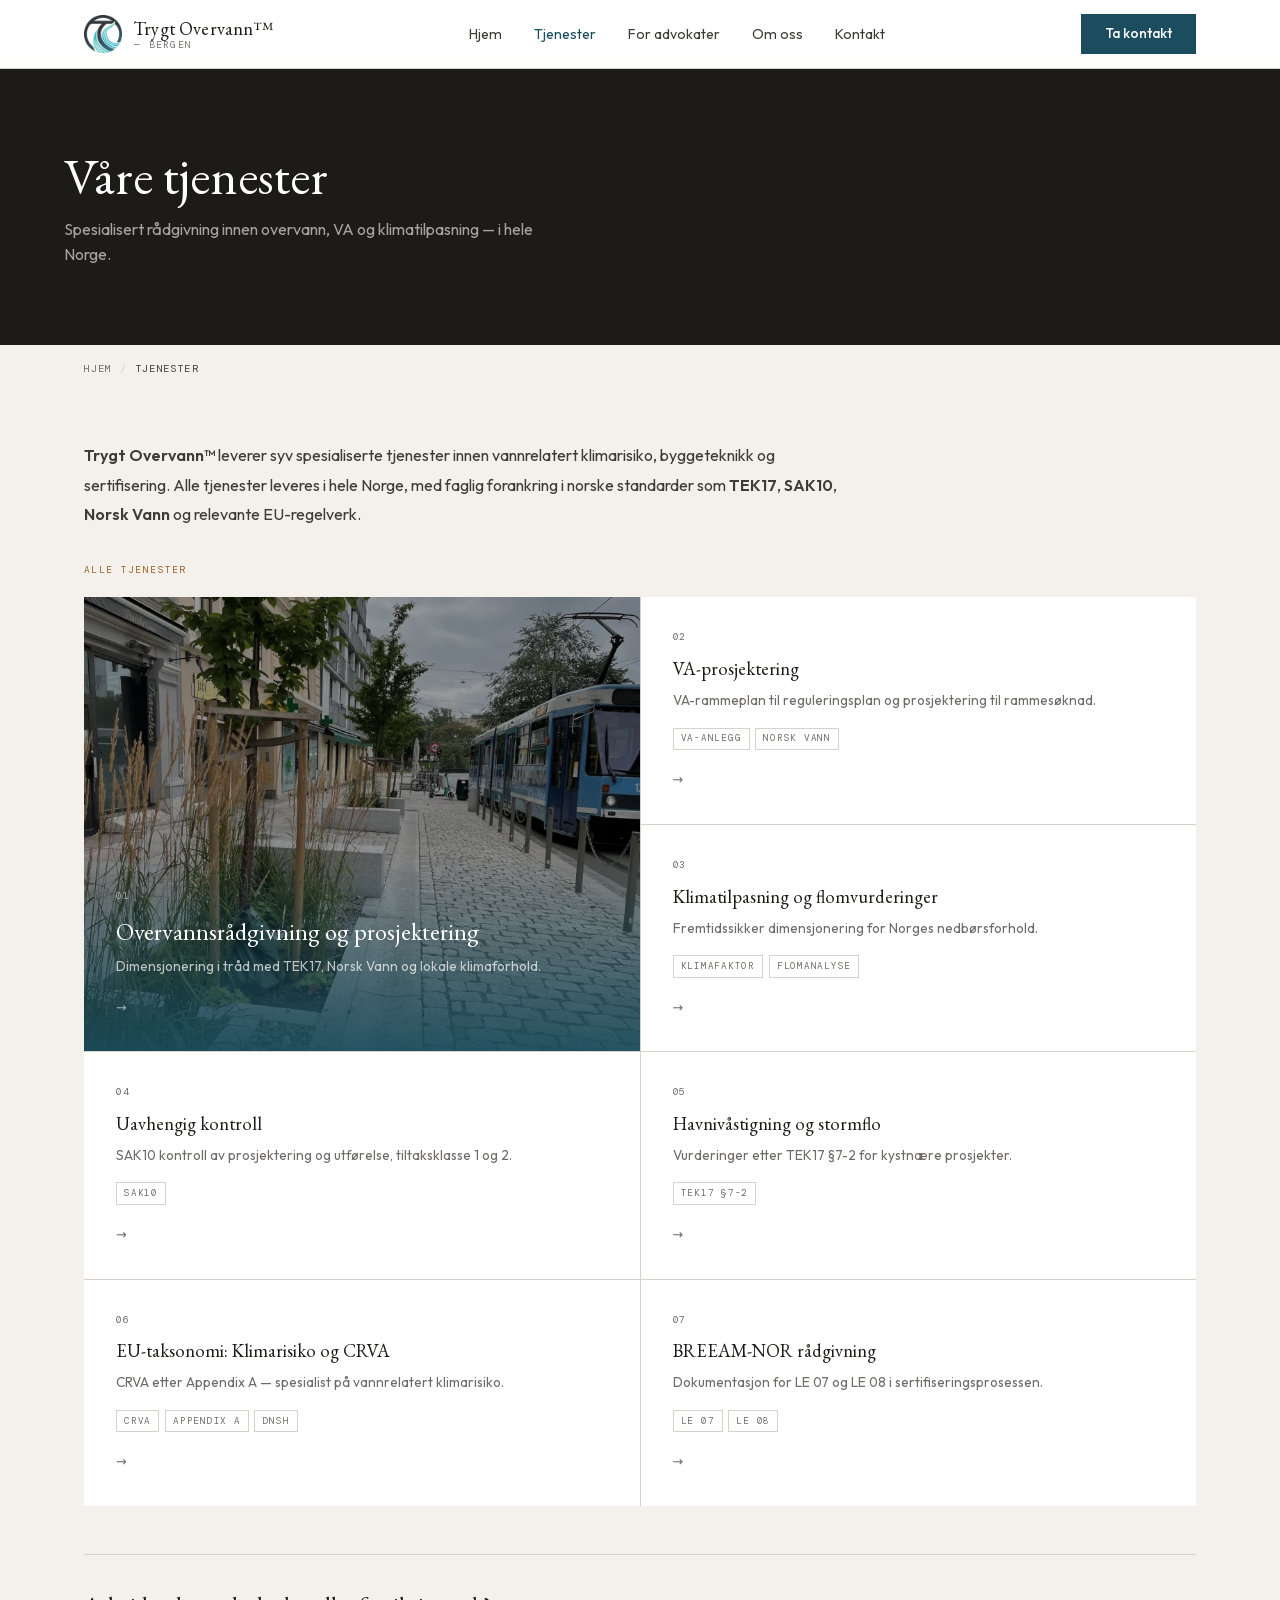
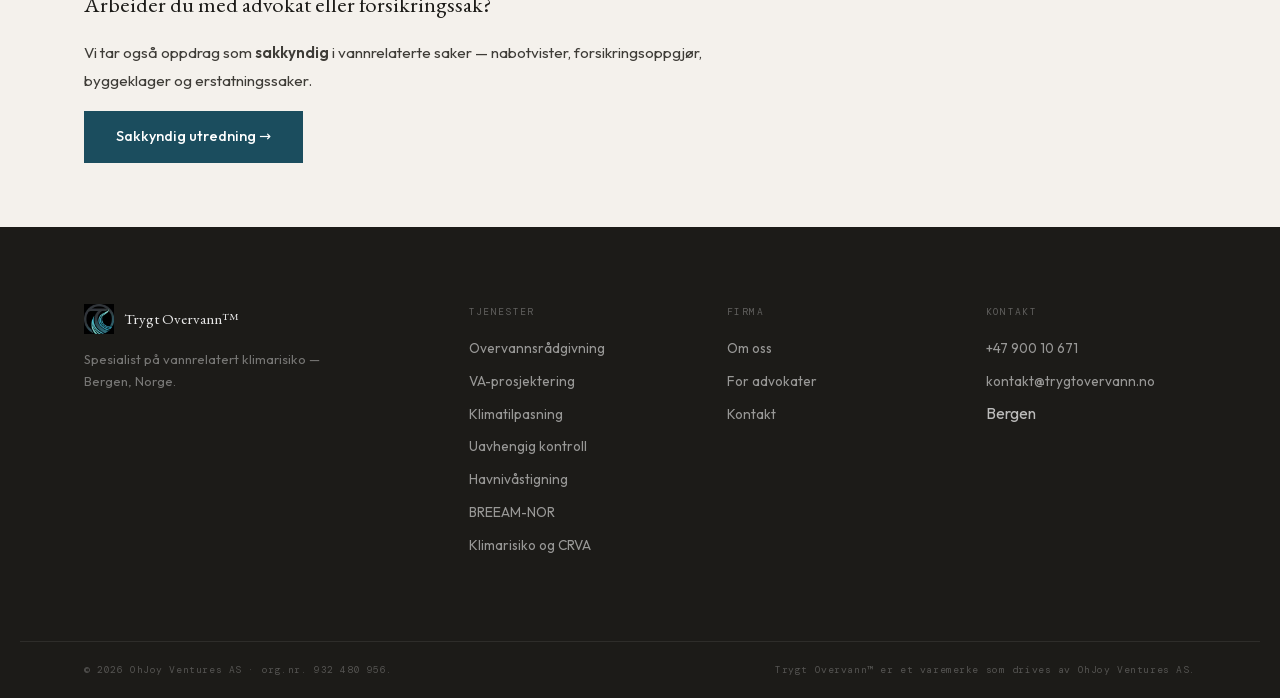
<file: tjenester/index.html>
<!DOCTYPE html>
<html lang="nb">
<head>
<meta charset="utf-8">
<meta name="viewport" content="width=device-width, initial-scale=1.0">
<title>Tjenester innen overvann, VA og klima | Trygt Overvann™</title>
<meta name="description" content="Syv spesialiserte tjenester innen overvann, VA-prosjektering, klimatilpasning, uavhengig kontroll, havnivåstigning, BREEAM-NOR og EU-taksonomi CRVA. Uavhengig rådgivning i hele Norge.">
<link rel="canonical" href="https://trygtovervann.no/tjenester/">
<meta property="og:type" content="website">
<meta property="og:locale" content="nb_NO">
<meta property="og:site_name" content="Trygt Overvann™">
<meta property="og:title" content="Tjenester innen overvann, VA og klima | Trygt Overvann™">
<meta property="og:description" content="Syv spesialiserte tjenester innen overvann, VA-prosjektering, klimatilpasning, uavhengig kontroll, havnivåstigning, BREEAM-NOR og EU-taksonomi CRVA. Uavhengig rådgivning i hele Norge.">
<meta property="og:url" content="https://trygtovervann.no/tjenester/">
<meta property="og:image" content="https://trygtovervann.no/assets/og/og-thorvald-meyers-gate.jpg">
<meta property="og:image:type" content="image/jpeg">
<meta property="og:image:width" content="1200">
<meta property="og:image:height" content="630">
<meta property="og:image:alt" content="Regnbed med trær og møblering i Thorvald Meyers gate, Oslo">
<meta name="twitter:card" content="summary_large_image">
<meta name="twitter:title" content="Tjenester innen overvann, VA og klima | Trygt Overvann™">
<meta name="twitter:description" content="Syv spesialiserte tjenester innen overvann, VA-prosjektering, klimatilpasning, uavhengig kontroll, havnivåstigning, BREEAM-NOR og EU-taksonomi CRVA. Uavhengig rådgivning i hele Norge.">
<meta name="twitter:image" content="https://trygtovervann.no/assets/og/og-thorvald-meyers-gate.jpg">
<meta name="twitter:image:alt" content="Regnbed med trær og møblering i Thorvald Meyers gate, Oslo">
<meta name="robots" content="index,follow,max-image-preview:large">
<meta name="author" content="Bengt Zseni-Clausen, Trygt Overvann™">
<link rel="icon" type="image/png" href="/favicon.png?v=1a9b02e0c6">
<link rel="apple-touch-icon" href="/apple-touch-icon.png?v=725f9f40fa">
<link rel="preload" href="/assets/styles.css?v=1c1b3eeb55" as="style">
<link rel="stylesheet" href="/assets/styles.css?v=1c1b3eeb55">
<script type="application/ld+json">{
"@context": "https://schema.org",
"@type": [
"Organization",
"ProfessionalService"
],
"@id": "https://trygtovervann.no/#organization",
"name": "Trygt Overvann™",
"legalName": "OhJoy Ventures AS",
"alternateName": [
"Trygt Overvann"
],
"url": "https://trygtovervann.no",
"logo": "https://trygtovervann.no/assets/logo-lys.jpg",
"image": "https://trygtovervann.no/assets/logo-lys.jpg",
"description": "Spesialist på vannrelatert klimarisiko. Uavhengig rådgivning innen overvann, VA, klimatilpasning og sakkyndig utredning.",
"telephone": "+4790010671",
"email": "kontakt@trygtovervann.no",
"vatID": "NO932480956MVA",
"taxID": "932480956",
"parentOrganization": {
"@type": "Organization",
"name": "Green Harmony Holding AS",
"taxID": "932349280"
},
"foundingDate": "2023",
"founder": {
"@type": "Person",
"@id": "https://trygtovervann.no/om/#bengt",
"name": "Bengt Zseni-Clausen",
"jobTitle": "Ingeniør"
},
"numberOfEmployees": {
"@type": "QuantitativeValue",
"value": 1
},
"address": {
"@type": "PostalAddress",
"addressLocality": "Bergen",
"addressRegion": "Vestland",
"addressCountry": "NO"
},
"areaServed": [
{
"@type": "Country",
"name": "Norge"
},
{
"@type": "AdministrativeArea",
"name": "Vestland"
},
{
"@type": "City",
"name": "Bergen"
}
],
"knowsAbout": [
"Overvannshåndtering",
"VA-prosjektering",
"VA-rådgivning",
"Uavhengig kontroll VAO",
"SAK10",
"Havnivåstigning",
"Stormflo",
"EU-taksonomi klimatilpasning",
"CRVA",
"BREEAM-NOR LE07",
"BREEAM-NOR LE08",
"Klimatilpasning",
"TEK17",
"Sakkyndig utredning",
"Flomvurdering",
"Blågrønn infrastruktur",
"Lokal overvannsdisponering"
],
"sameAs": [
"https://virksomhet.brreg.no/nb/oppslag/enheter/932480956",
"https://www.proff.no/selskap/ohjoy-ventures-as/bergen/tekniske-konsulenter/IFF6AWS01OU"
],
"contactPoint": {
"@type": "ContactPoint",
"telephone": "+4790010671",
"email": "kontakt@trygtovervann.no",
"contactType": "customer service",
"areaServed": "NO",
"availableLanguage": [
"Norwegian",
"English"
]
}
}</script>
<script type="application/ld+json">{
"@context": "https://schema.org",
"@type": "BreadcrumbList",
"itemListElement": [
{
"@type": "ListItem",
"position": 1,
"name": "Hjem",
"item": "https://trygtovervann.no/"
},
{
"@type": "ListItem",
"position": 2,
"name": "Tjenester",
"item": "https://trygtovervann.no/tjenester/"
}
]
}</script>
<script type="application/ld+json">{
"@context": "https://schema.org",
"@type": "CollectionPage",
"url": "https://trygtovervann.no/tjenester/",
"inLanguage": "nb-NO",
"name": "Tjenester — Trygt Overvann™",
"about": {
"@id": "https://trygtovervann.no/#organization"
},
"hasPart": [
{
"@type": "Service",
"name": "Overvannsrådgivning og prosjektering",
"url": "https://trygtovervann.no/tjenester/overvannsradgivning/"
},
{
"@type": "Service",
"name": "VA-prosjektering",
"url": "https://trygtovervann.no/tjenester/va-prosjektering/"
},
{
"@type": "Service",
"name": "Klimatilpasning og flomvurderinger",
"url": "https://trygtovervann.no/tjenester/klimatilpasning/"
},
{
"@type": "Service",
"name": "Uavhengig kontroll SAK10",
"url": "https://trygtovervann.no/tjenester/uavhengig-kontroll/"
},
{
"@type": "Service",
"name": "Havnivåstigning og stormflo",
"url": "https://trygtovervann.no/tjenester/havnivaastigning/"
},
{
"@type": "Service",
"name": "EU-taksonomi CRVA",
"url": "https://trygtovervann.no/tjenester/eu-taksonomi-crva/"
},
{
"@type": "Service",
"name": "BREEAM-NOR rådgivning",
"url": "https://trygtovervann.no/tjenester/breeam-nor/"
}
],
"@id": "https://trygtovervann.no/tjenester/#webpage",
"isPartOf": {
"@id": "https://trygtovervann.no/#website"
},
"datePublished": "2026-04-18",
"dateModified": "2026-09-29"
}</script>
</head>
<body>
<nav class="nav" id="mainNav" aria-label="Hovedmeny">
  <div class="nav-inner">
    <a class="nav-brand" href="/" aria-label="Trygt Overvann™ &mdash; forside">
      <img class="nav-logo" src="/assets/logo-lys-96.webp" alt="" width="38" height="38" loading="eager" decoding="async">
      <div class="nav-name">Trygt Overvann™ <small>&mdash; Bergen</small></div>
    </a>
    <ul class="nav-links">
      <li><a href="/">Hjem</a></li>
      <li><a href="/tjenester/">Tjenester</a></li>
      <li><a href="/for-advokater/">For advokater</a></li>
      <li><a href="/om/">Om oss</a></li>
      <li><a href="/kontakt/">Kontakt</a></li>
    </ul>
    <a class="nav-cta" href="/kontakt/">Ta kontakt</a>
    <button class="nav-toggle" id="navToggle" aria-label="Åpne meny" aria-expanded="false">
      <span></span><span></span><span></span>
    </button>
  </div>
</nav>
<main id="main" class="inner-page">
<div class="inner-header"><div class="inner-header-inner">
  <h1>Våre tjenester</h1>
  <p>Spesialisert rådgivning innen overvann, VA og klimatilpasning &mdash; i hele Norge.</p>
</div></div>
<nav class="breadcrumb" aria-label="breadcrumb"><ol><li><a href="/">Hjem</a></li><li aria-current="page">Tjenester</li></ol></nav>
<div class="inner-body">
  <p style="font-size:1rem;color:var(--ink2);line-height:1.85;margin-bottom:2rem;max-width:760px"><strong>Trygt Overvann™</strong> leverer syv spesialiserte tjenester innen vannrelatert klimarisiko, byggeteknikk og sertifisering. Alle tjenester leveres i hele Norge, med faglig forankring i norske standarder som <strong>TEK17</strong>, <strong>SAK10</strong>, <strong>Norsk Vann</strong> og relevante EU-regelverk.</p>
  <h2 class="c-label" id="alle-tjenester" style="margin-bottom:1.25rem">Alle tjenester</h2>
  <div class="svc-grid">
    <a class="svc-card featured" href="/tjenester/overvannsradgivning/">
      <img class="svc-img" src="/assets/card-regnbed.webp" alt="Regnbed med trær og møblering i Thorvald Meyers gate, Oslo" width="800" height="1067" fetchpriority="high" decoding="async">
      <div class="svc-card-inner">
        <span class="svc-num">01</span>
        <h3 class="svc-name">Overvannsrådgivning og prosjektering</h3>
        <p class="svc-desc">Dimensjonering i tråd med TEK17, Norsk Vann og lokale klimaforhold.</p>
        <span class="svc-arr">&#8594;</span>
      </div>
    </a>
    <a class="svc-card" href="/tjenester/va-prosjektering/">
      <span class="svc-num">02</span>
      <h3 class="svc-name">VA-prosjektering</h3>
      <p class="svc-desc">VA-rammeplan til reguleringsplan og prosjektering til rammesøknad.</p>
      <div class="svc-tags"><span class="svc-tag">VA-anlegg</span><span class="svc-tag">Norsk Vann</span></div>
      <span class="svc-arr">&#8594;</span>
    </a>
    <a class="svc-card" href="/tjenester/klimatilpasning/">
      <span class="svc-num">03</span>
      <h3 class="svc-name">Klimatilpasning og flomvurderinger</h3>
      <p class="svc-desc">Fremtidssikker dimensjonering for Norges nedbørsforhold.</p>
      <div class="svc-tags"><span class="svc-tag">Klimafaktor</span><span class="svc-tag">Flomanalyse</span></div>
      <span class="svc-arr">&#8594;</span>
    </a>
    <a class="svc-card" href="/tjenester/uavhengig-kontroll/">
      <span class="svc-num">04</span>
      <h3 class="svc-name">Uavhengig kontroll</h3>
      <p class="svc-desc">SAK10 kontroll av prosjektering og utførelse, tiltaksklasse 1 og 2.</p>
      <div class="svc-tags"><span class="svc-tag">SAK10</span></div>
      <span class="svc-arr">&#8594;</span>
    </a>
    <a class="svc-card" href="/tjenester/havnivaastigning/">
      <span class="svc-num">05</span>
      <h3 class="svc-name">Havnivåstigning og stormflo</h3>
      <p class="svc-desc">Vurderinger etter TEK17 §7-2 for kystnære prosjekter.</p>
      <div class="svc-tags"><span class="svc-tag">TEK17 §7-2</span></div>
      <span class="svc-arr">&#8594;</span>
    </a>
    <a class="svc-card" href="/tjenester/eu-taksonomi-crva/">
      <span class="svc-num">06</span>
      <h3 class="svc-name">EU-taksonomi: Klimarisiko og CRVA</h3>
      <p class="svc-desc">CRVA etter Appendix A &mdash; spesialist på vannrelatert klimarisiko.</p>
      <div class="svc-tags"><span class="svc-tag">CRVA</span><span class="svc-tag">Appendix A</span><span class="svc-tag">DNSH</span></div>
      <span class="svc-arr">&#8594;</span>
    </a>
    <a class="svc-card" href="/tjenester/breeam-nor/">
      <span class="svc-num">07</span>
      <h3 class="svc-name">BREEAM-NOR rådgivning</h3>
      <p class="svc-desc">Dokumentasjon for LE 07 og LE 08 i sertifiseringsprosessen.</p>
      <div class="svc-tags"><span class="svc-tag">LE 07</span><span class="svc-tag">LE 08</span></div>
      <span class="svc-arr">&#8594;</span>
    </a>
  </div>

  <section style="margin-top:3rem;padding-top:2rem;border-top:1px solid var(--rule)" aria-labelledby="ogsa">
    <h2 id="ogsa" style="font-family:var(--serif);font-size:1.4rem;font-weight:400;margin-bottom:1rem">Arbeider du med advokat eller forsikringssak?</h2>
    <p style="font-size:.95rem;color:var(--ink2);line-height:1.85;max-width:680px;margin-bottom:1rem">Vi tar også oppdrag som <strong>sakkyndig</strong> i vannrelaterte saker &mdash; nabotvister, forsikringsoppgjør, byggeklager og erstatningssaker.</p>
    <a class="btn-primary" href="/for-advokater/">Sakkyndig utredning &#8594;</a>
  </section>
</div>
</main>
<footer class="site-footer">
  <div class="footer-body">
    <div class="footer-brand">
      <a class="footer-brand-row" href="/">
        <img class="footer-logo" src="/assets/logo-96.webp" alt="" width="30" height="30" loading="lazy">
        <span class="footer-brand-name">Trygt Overvann™</span>
      </a>
      <p class="footer-desc">Spesialist på vannrelatert klimarisiko &mdash; Bergen, Norge.</p>
    </div>
    <div>
      <p class="footer-col-title">Tjenester</p>
      <ul class="footer-links">
        <li><a href="/tjenester/overvannsradgivning/">Overvannsrådgivning</a></li>
        <li><a href="/tjenester/va-prosjektering/">VA-prosjektering</a></li>
        <li><a href="/tjenester/klimatilpasning/">Klimatilpasning</a></li>
        <li><a href="/tjenester/uavhengig-kontroll/">Uavhengig kontroll</a></li>
        <li><a href="/tjenester/havnivaastigning/">Havnivåstigning</a></li>
        <li><a href="/tjenester/breeam-nor/">BREEAM-NOR</a></li>
        <li><a href="/tjenester/eu-taksonomi-crva/">Klimarisiko og CRVA</a></li>
      </ul>
    </div>
    <div>
      <p class="footer-col-title">Firma</p>
      <ul class="footer-links">
        <li><a href="/om/">Om oss</a></li>
        <li><a href="/for-advokater/">For advokater</a></li>
        <li><a href="/kontakt/">Kontakt</a></li>
      </ul>
    </div>
    <div>
      <p class="footer-col-title">Kontakt</p>
      <ul class="footer-links">
        <li><a href="tel:+4790010671">+47 900 10 671</a></li>
        <li><a href="mailto:kontakt@trygtovervann.no">kontakt@trygtovervann.no</a></li>
        <li><span>Bergen</span></li>
      </ul>
    </div>
  </div>
  <div class="footer-bottom">
    <span>&copy; 2026 OhJoy Ventures AS &middot; org.nr. 932 480 956.</span>
    <span>Trygt Overvann™ er et varemerke som drives av OhJoy Ventures AS.</span>
  </div>
</footer>
<script src="/assets/nav.js?v=9a915a98a6" defer></script>
</body></html>
</file>
<file: assets/styles.css>
/* Trygt Overvann™ — delt stilark for multi-page nettside */
/* Skriftene ligger på eget domene (assets/fonts/, SIL OFL 1.1) — ikke hos Google, så besøkendes IP ikke sendes dit. Kun latin + latin-ext. */
@font-face{font-family:'DM Mono';font-style:normal;font-weight:300;font-display:swap;src:url(/assets/fonts/dm-mono-300-latin-ext.woff2) format('woff2');unicode-range:U+0100-02BA, U+02BD-02C5, U+02C7-02CC, U+02CE-02D7, U+02DD-02FF, U+0304, U+0308, U+0329, U+1D00-1DBF, U+1E00-1E9F, U+1EF2-1EFF, U+2020, U+20A0-20AB, U+20AD-20C0, U+2113, U+2C60-2C7F, U+A720-A7FF}
@font-face{font-family:'DM Mono';font-style:normal;font-weight:300;font-display:swap;src:url(/assets/fonts/dm-mono-300-latin.woff2) format('woff2');unicode-range:U+0000-00FF, U+0131, U+0152-0153, U+02BB-02BC, U+02C6, U+02DA, U+02DC, U+0304, U+0308, U+0329, U+2000-206F, U+20AC, U+2122, U+2191, U+2193, U+2212, U+2215, U+FEFF, U+FFFD}
@font-face{font-family:'DM Mono';font-style:normal;font-weight:400;font-display:swap;src:url(/assets/fonts/dm-mono-400-latin-ext.woff2) format('woff2');unicode-range:U+0100-02BA, U+02BD-02C5, U+02C7-02CC, U+02CE-02D7, U+02DD-02FF, U+0304, U+0308, U+0329, U+1D00-1DBF, U+1E00-1E9F, U+1EF2-1EFF, U+2020, U+20A0-20AB, U+20AD-20C0, U+2113, U+2C60-2C7F, U+A720-A7FF}
@font-face{font-family:'DM Mono';font-style:normal;font-weight:400;font-display:swap;src:url(/assets/fonts/dm-mono-400-latin.woff2) format('woff2');unicode-range:U+0000-00FF, U+0131, U+0152-0153, U+02BB-02BC, U+02C6, U+02DA, U+02DC, U+0304, U+0308, U+0329, U+2000-206F, U+20AC, U+2122, U+2191, U+2193, U+2212, U+2215, U+FEFF, U+FFFD}
@font-face{font-family:'EB Garamond';font-style:italic;font-weight:400;font-display:swap;src:url(/assets/fonts/eb-garamond-italic-latin-ext.woff2) format('woff2');unicode-range:U+0100-02BA, U+02BD-02C5, U+02C7-02CC, U+02CE-02D7, U+02DD-02FF, U+0304, U+0308, U+0329, U+1D00-1DBF, U+1E00-1E9F, U+1EF2-1EFF, U+2020, U+20A0-20AB, U+20AD-20C0, U+2113, U+2C60-2C7F, U+A720-A7FF}
@font-face{font-family:'EB Garamond';font-style:italic;font-weight:400;font-display:swap;src:url(/assets/fonts/eb-garamond-italic-latin.woff2) format('woff2');unicode-range:U+0000-00FF, U+0131, U+0152-0153, U+02BB-02BC, U+02C6, U+02DA, U+02DC, U+0304, U+0308, U+0329, U+2000-206F, U+20AC, U+2122, U+2191, U+2193, U+2212, U+2215, U+FEFF, U+FFFD}
@font-face{font-family:'EB Garamond';font-style:normal;font-weight:400 500;font-display:swap;src:url(/assets/fonts/eb-garamond-latin-ext.woff2) format('woff2');unicode-range:U+0100-02BA, U+02BD-02C5, U+02C7-02CC, U+02CE-02D7, U+02DD-02FF, U+0304, U+0308, U+0329, U+1D00-1DBF, U+1E00-1E9F, U+1EF2-1EFF, U+2020, U+20A0-20AB, U+20AD-20C0, U+2113, U+2C60-2C7F, U+A720-A7FF}
@font-face{font-family:'EB Garamond';font-style:normal;font-weight:400 500;font-display:swap;src:url(/assets/fonts/eb-garamond-latin.woff2) format('woff2');unicode-range:U+0000-00FF, U+0131, U+0152-0153, U+02BB-02BC, U+02C6, U+02DA, U+02DC, U+0304, U+0308, U+0329, U+2000-206F, U+20AC, U+2122, U+2191, U+2193, U+2212, U+2215, U+FEFF, U+FFFD}
@font-face{font-family:'Outfit';font-style:normal;font-weight:300 600;font-display:swap;src:url(/assets/fonts/outfit-latin-ext.woff2) format('woff2');unicode-range:U+0100-02BA, U+02BD-02C5, U+02C7-02CC, U+02CE-02D7, U+02DD-02FF, U+0304, U+0308, U+0329, U+1D00-1DBF, U+1E00-1E9F, U+1EF2-1EFF, U+2020, U+20A0-20AB, U+20AD-20C0, U+2113, U+2C60-2C7F, U+A720-A7FF}
@font-face{font-family:'Outfit';font-style:normal;font-weight:300 600;font-display:swap;src:url(/assets/fonts/outfit-latin.woff2) format('woff2');unicode-range:U+0000-00FF, U+0131, U+0152-0153, U+02BB-02BC, U+02C6, U+02DA, U+02DC, U+0304, U+0308, U+0329, U+2000-206F, U+20AC, U+2122, U+2191, U+2193, U+2212, U+2215, U+FEFF, U+FFFD}
/* Georgia skalert til EB Garamonds bredde (målt 29.09.2026 på overskriftene: 85,85 % normal,
   82,6 % kursiv). Uten dette bryter hero-overskriften over tre linjer i reserveskriften og
   hopper til to når EB Garamond kommer (CLS 0,025). Endres skriften, mål på nytt. */
@font-face{font-family:'EB Garamond reserve';font-style:normal;src:local('Georgia');size-adjust:85.85%;ascent-override:117.6%;descent-override:34.9%;line-gap-override:0%}
@font-face{font-family:'EB Garamond reserve';font-style:italic;src:local('Georgia Italic');size-adjust:82.6%;ascent-override:122.3%;descent-override:36.3%;line-gap-override:0%}
*,*::before,*::after{box-sizing:border-box;margin:0;padding:0}
html{font-size:16px;scroll-behavior:smooth}
:root{
  --paper:#f4f1ec;--white:#ffffff;--ink:#1c1b18;--ink2:#3e3c37;--ink3:#6e6c67;
  --rule:#d8d3ca;--petro:#1b4d5e;--petro2:#26697d;--amber:#c07a2f;--amber-tekst:#986025;--amber-lys:#deae7a;
  --serif:'EB Garamond','EB Garamond reserve',Georgia,serif;--sans:'Outfit',system-ui,sans-serif;
  --mono:'DM Mono',monospace;--max:1240px;--pad:clamp(1.25rem,5vw,4rem);
}
body{font-family:var(--sans);background:var(--paper);color:var(--ink);line-height:1.6;overflow-x:hidden;-webkit-font-smoothing:antialiased}
img{max-width:100%;display:block}
a{color:inherit}

/* NAV */
.nav{position:fixed;top:0;left:0;right:0;z-index:300;background:rgba(255,255,255,0.96);backdrop-filter:blur(12px);border-bottom:1px solid var(--rule);transition:box-shadow .3s}
.nav.scrolled{box-shadow:0 2px 24px rgba(0,0,0,.07)}
.nav-inner{max-width:var(--max);margin:0 auto;padding:0 var(--pad);height:68px;display:flex;align-items:center;justify-content:space-between}
.nav-brand{display:flex;align-items:center;gap:.75rem;text-decoration:none;cursor:pointer;color:inherit}
.nav-logo{height:38px;width:38px;object-fit:contain}
.nav-name{font-family:var(--serif);font-size:1.15rem;font-weight:400;color:var(--ink);letter-spacing:.01em;line-height:1.15}
.nav-name small{display:block;font-family:var(--mono);font-size:.58rem;color:var(--ink3);letter-spacing:.14em;text-transform:uppercase;font-weight:300;margin-top:1px}
.nav-links{display:flex;align-items:center;list-style:none;gap:2rem}
.nav-links a{font-size:.88rem;font-weight:400;color:var(--ink2);text-decoration:none;cursor:pointer;transition:color .2s}
.nav-links a:hover,.nav-links a[aria-current="page"]{color:var(--petro)}
.nav-cta{background:var(--petro);color:var(--white);border:none;padding:.6rem 1.5rem;font-family:var(--sans);font-size:.85rem;font-weight:500;cursor:pointer;transition:background .2s;text-decoration:none;display:inline-block}
.nav-cta:hover{background:var(--ink)}
.nav-toggle{display:none;flex-direction:column;gap:5px;background:none;border:none;cursor:pointer;padding:4px}
.nav-toggle span{display:block;width:22px;height:1.5px;background:var(--ink)}

/* BREADCRUMBS */
.breadcrumb{max-width:var(--max);margin:0 auto;padding:1rem var(--pad) 0;font-family:var(--mono);font-size:.65rem;letter-spacing:.1em;text-transform:uppercase;color:var(--ink3)}
.breadcrumb ol{list-style:none;display:flex;flex-wrap:wrap;gap:.5rem;align-items:center}
.breadcrumb li{display:flex;align-items:center;gap:.5rem}
.breadcrumb li+li::before{content:"/";color:var(--rule)}
.breadcrumb a{color:var(--ink3);text-decoration:none;transition:color .2s}
.breadcrumb a:hover{color:var(--petro)}
.breadcrumb [aria-current="page"]{color:var(--ink2)}

/* HERO */
.hero{position:relative;height:92vh;min-height:600px;max-height:900px;overflow:hidden;display:flex;align-items:flex-end;padding-top:68px}
.hero-img{position:absolute;inset:0;width:100%;height:100%;object-fit:cover;object-position:center 40%;filter:brightness(.72) saturate(.9);transition:transform 8s ease}
.hero:hover .hero-img{transform:scale(1.03)}
.hero-overlay{position:absolute;inset:0;background:linear-gradient(to top,rgba(27,77,94,.88) 0%,rgba(27,77,94,.35) 45%,rgba(0,0,0,.08) 100%)}
.hero-content{position:relative;z-index:2;max-width:var(--max);width:100%;margin:0 auto;padding:0 var(--pad) clamp(3rem,6vw,5rem);display:grid;grid-template-columns:1fr 1fr;align-items:end;gap:3rem}
.hero-label{font-family:var(--mono);font-size:.68rem;letter-spacing:.18em;text-transform:uppercase;color:rgba(255,255,255,.6);margin-bottom:1.25rem}
.hero-title{font-family:var(--serif);font-size:clamp(2.2rem,5vw,4rem);font-weight:400;color:#fff;line-height:1.15;letter-spacing:-.01em;margin-bottom:1.5rem}
.hero-title em{font-style:italic;color:rgba(255,255,255,.75)}
.hero-desc{font-size:clamp(.9rem,1.5vw,1.05rem);color:rgba(255,255,255,.78);line-height:1.75;max-width:480px}
.hero-right{display:flex;flex-direction:column;align-items:flex-end;gap:1rem}
.hero-stat-row{display:flex;gap:2rem}
.hero-stat{text-align:right;border-top:1px solid rgba(255,255,255,.2);padding-top:.75rem}
.hero-stat-val{font-family:var(--serif);font-size:2rem;font-weight:400;color:#fff;line-height:1}
.hero-stat-lbl{font-family:var(--mono);font-size:.6rem;letter-spacing:.1em;text-transform:uppercase;color:rgba(255,255,255,.5);margin-top:.3rem}
.hero-btns{display:flex;gap:1rem;flex-wrap:wrap;justify-content:flex-end}
.btn-hero-primary{background:#fff;color:var(--petro);border:none;padding:.85rem 2rem;font-family:var(--sans);font-size:.9rem;font-weight:600;cursor:pointer;transition:all .2s;text-decoration:none;display:inline-block}
.btn-hero-primary:hover{background:var(--amber);color:#fff}
.btn-hero-ghost{background:transparent;color:#fff;border:1px solid rgba(255,255,255,.45);padding:.85rem 2rem;font-family:var(--sans);font-size:.9rem;font-weight:400;cursor:pointer;transition:all .2s;text-decoration:none;display:inline-block}
.btn-hero-ghost:hover{border-color:#fff;background:rgba(255,255,255,.08)}

/* SERVICES BAND */
.services-band{background:var(--white);padding:clamp(4rem,8vw,7rem) 0}
.services-band .inner{max-width:var(--max);margin:0 auto;padding:0 var(--pad)}
.section-head{display:flex;justify-content:space-between;align-items:baseline;margin-bottom:clamp(2rem,4vw,3.5rem);padding-bottom:1rem;border-bottom:1px solid var(--rule)}
.section-eyebrow{font-family:var(--mono);font-size:.65rem;letter-spacing:.18em;text-transform:uppercase;color:var(--amber-tekst)}
.section-title{font-family:var(--serif);font-size:clamp(1.6rem,3vw,2.4rem);font-weight:400;color:var(--ink);margin-top:.4rem}
.section-link{font-family:var(--mono);font-size:.68rem;letter-spacing:.1em;text-transform:uppercase;color:var(--petro);text-decoration:none;cursor:pointer;transition:color .2s;border-bottom:1px solid var(--rule);padding-bottom:2px}
.section-link:hover{color:var(--ink);border-color:var(--ink)}
.svc-grid{display:grid;grid-template-columns:1fr 1fr;grid-template-rows:auto;gap:1px;background:var(--rule)}
.svc-card{background:var(--white);padding:2rem;cursor:pointer;transition:background .2s;position:relative;overflow:hidden;text-decoration:none;color:inherit;display:block}
.svc-card:hover{background:var(--paper)}
.svc-card.featured{grid-row:1/3;display:flex;flex-direction:column;justify-content:flex-end;padding:0;min-height:440px}
.svc-card.featured .svc-img{position:absolute;inset:0;width:100%;height:100%;object-fit:cover;object-position:center;filter:brightness(.62) saturate(.85);transition:transform .6s ease,filter .6s ease}
.svc-card.featured:hover .svc-img{transform:scale(1.04);filter:brightness(.72) saturate(.9)}
.svc-card.featured .svc-card-inner{position:relative;z-index:2;padding:2rem;background:linear-gradient(to top,rgba(27,77,94,.9) 0%,transparent 100%)}
.svc-card.featured .svc-num{color:rgba(255,255,255,.5)}
.svc-card.featured .svc-name{color:#fff;font-size:1.5rem}
.svc-card.featured .svc-desc{color:rgba(255,255,255,.7)}
.svc-card.featured .svc-arr{color:rgba(255,255,255,.6)}
.svc-num{font-family:var(--mono);font-size:.62rem;letter-spacing:.08em;color:var(--ink3);margin-bottom:.75rem;display:block}
.svc-name{font-family:var(--serif);font-size:1.15rem;font-weight:400;color:var(--ink);line-height:1.3;margin-bottom:.5rem;transition:color .2s}
.svc-card:hover .svc-name{color:var(--petro)}
.svc-desc{font-size:.85rem;color:var(--ink3);line-height:1.65;margin-bottom:1rem}
.svc-tags{display:flex;flex-wrap:wrap;gap:.35rem;margin-bottom:1rem}
.svc-tag{font-family:var(--mono);font-size:.58rem;letter-spacing:.08em;text-transform:uppercase;color:var(--ink3);border:1px solid var(--rule);padding:.18rem .45rem;transition:border-color .2s}
.svc-card:hover .svc-tag{border-color:var(--petro2);color:var(--petro2)}
.svc-arr{display:inline-block;font-size:.8rem;color:var(--ink3);transition:transform .2s,color .2s}
.svc-card:hover .svc-arr{transform:translateX(5px);color:var(--petro)}

/* SPLIT-ABOUT */
.split-about{display:grid;grid-template-columns:1fr 1fr;min-height:540px}
.split-img{display:block;width:100%;height:100%;object-fit:cover;object-position:center;min-height:420px}
.split-content{background:var(--ink);padding:clamp(3rem,7vw,6rem) clamp(2rem,5vw,4.5rem);display:flex;flex-direction:column;justify-content:center}
.split-eyebrow{font-family:var(--mono);font-size:.65rem;letter-spacing:.18em;text-transform:uppercase;color:var(--amber-lys);margin-bottom:1.5rem}
.split-heading{font-family:var(--serif);font-size:clamp(1.6rem,3vw,2.4rem);font-weight:400;color:#fff;line-height:1.3;margin-bottom:1.25rem}
.split-text{font-size:.95rem;color:rgba(255,255,255,.65);line-height:1.85;margin-bottom:1.75rem;max-width:400px}
.split-stats{display:grid;grid-template-columns:1fr 1fr;gap:1px;background:rgba(255,255,255,.1);border-top:1px solid rgba(255,255,255,.1);padding-top:1px;margin-top:.5rem}
.split-stat{background:var(--ink);padding:1.25rem 0 1rem}
.split-stat-val{font-family:var(--serif);font-size:2rem;font-weight:400;color:#fff;line-height:1}
.split-stat-lbl{font-family:var(--mono);font-size:.6rem;letter-spacing:.1em;text-transform:uppercase;color:rgba(255,255,255,.4);margin-top:.35rem}

/* EXPERTISE */
.expertise-band{background:var(--paper);padding:clamp(4rem,8vw,7rem) 0;border-top:1px solid var(--rule)}
.expertise-band .inner{max-width:var(--max);margin:0 auto;padding:0 var(--pad)}
.exp-grid{display:grid;grid-template-columns:repeat(3,1fr);gap:1px;background:var(--rule);margin-top:clamp(2rem,4vw,3.5rem)}
.exp-item{background:var(--paper);padding:2rem 1.75rem;border-left:2px solid transparent;transition:border-color .2s,background .2s}
.exp-item:hover{border-left-color:var(--amber);background:var(--white)}
.exp-item-label{font-family:var(--mono);font-size:.6rem;letter-spacing:.12em;text-transform:uppercase;color:var(--ink3);margin-bottom:.65rem}
.exp-item-name{font-family:var(--serif);font-size:1.05rem;color:var(--ink);line-height:1.4}

/* SPLIT-CLIMATE */
.split-climate{display:grid;grid-template-columns:1fr 1fr;min-height:500px}
.split-climate .split-content{background:var(--petro);order:1}
.split-climate .split-img{order:2}

/* OMTALER */
.reviews-band{background:var(--paper);padding:clamp(4rem,8vw,7rem) 0;border-top:1px solid var(--rule)}
.reviews-band .inner{max-width:var(--max);margin:0 auto;padding:0 var(--pad)}
.rev-head{display:flex;flex-wrap:wrap;gap:1.25rem 2rem;align-items:flex-end;justify-content:space-between}
.rev-score{display:flex;align-items:center;gap:.55rem;font-family:var(--mono);font-size:.68rem;letter-spacing:.1em;text-transform:uppercase;color:var(--ink2)}
.rev-score b{font-family:var(--serif);font-size:1.5rem;font-weight:400;letter-spacing:0;color:var(--ink);line-height:1}
.rev-stars{display:flex;gap:2px}
.rev-stars svg{width:15px;height:15px;fill:var(--amber);display:block}
.rev-track{display:flex;margin-top:clamp(2rem,4vw,3.5rem);overflow-x:auto;scroll-snap-type:x mandatory;-webkit-overflow-scrolling:touch}
.rev-card{background:var(--white);padding:2.25rem 2rem;scroll-snap-align:start;flex:1 0 min(100%,420px);display:flex;flex-direction:column;gap:1.25rem;min-height:200px}
.rev-card+.rev-card{border-left:1px solid var(--rule)}
.rev-quote{font-family:var(--serif);font-size:1.12rem;line-height:1.6;color:var(--ink);max-width:54ch}
.rev-card:only-child{flex:0 1 min(100%,50rem)}
.rev-card:only-child .rev-quote{font-size:clamp(1.05rem,1.5vw,1.3rem);line-height:1.6;max-width:none}
.rev-meta{margin-top:auto;display:flex;flex-direction:column;gap:.2rem}
.rev-name{font-size:.88rem;font-weight:500;color:var(--ink)}
.rev-date{font-family:var(--mono);font-size:.62rem;letter-spacing:.1em;text-transform:uppercase;color:var(--ink2)}
.rev-link{margin-top:clamp(1.5rem,3vw,2.25rem);display:inline-block;font-size:.85rem;color:var(--petro);text-decoration:none;border-bottom:1px solid var(--rule);padding-bottom:2px;transition:border-color .2s}
.rev-link:hover{border-bottom-color:var(--petro)}

/* CTA */
.cta-band{background:var(--white);padding:clamp(4rem,8vw,7rem) 0;border-top:1px solid var(--rule)}
.cta-band .inner{max-width:var(--max);margin:0 auto;padding:0 var(--pad);display:grid;grid-template-columns:1fr auto;gap:3rem;align-items:center}
.cta-heading{font-family:var(--serif);font-size:clamp(1.6rem,3vw,2.6rem);font-weight:400;color:var(--ink);line-height:1.3}
.cta-heading em{font-style:italic;color:var(--petro)}
.cta-sub{font-size:.92rem;color:var(--ink3);margin-top:.75rem;line-height:1.7}
.cta-btns{display:flex;gap:1rem;flex-wrap:wrap}

/* PRODUCT TEASER */

/* BUTTONS */
.btn-primary{background:var(--petro);color:#fff;border:none;padding:.9rem 2rem;font-family:var(--sans);font-size:.9rem;font-weight:500;cursor:pointer;transition:background .2s;white-space:nowrap;text-decoration:none;display:inline-block}
.btn-primary:hover{background:var(--ink)}
.btn-ghost{background:transparent;color:var(--ink2);border:1px solid var(--rule);padding:.9rem 2rem;font-family:var(--sans);font-size:.9rem;font-weight:400;cursor:pointer;transition:all .2s;white-space:nowrap;text-decoration:none;display:inline-block}
.btn-ghost:hover{border-color:var(--ink);color:var(--ink)}

/* FOOTER */
.site-footer{background:var(--ink);color:rgba(255,255,255,.7)}
.footer-body{max-width:var(--max);margin:0 auto;padding:clamp(3rem,6vw,5rem) var(--pad);display:grid;grid-template-columns:1.6fr 1fr 1fr 1fr;gap:3rem}
.footer-brand-row{display:flex;align-items:center;gap:.6rem;margin-bottom:.9rem;text-decoration:none;color:inherit}
.footer-logo{height:30px;width:30px;object-fit:contain}
.footer-brand-name{font-family:var(--serif);font-size:.95rem;color:rgba(255,255,255,.9)}
.footer-desc{font-size:.82rem;color:rgba(255,255,255,.4);line-height:1.7;max-width:240px}
.footer-col-title{font-family:var(--mono);font-size:.6rem;letter-spacing:.14em;text-transform:uppercase;color:rgba(255,255,255,.3);margin-bottom:1rem}
.footer-links{list-style:none}
.footer-links li{margin-bottom:.45rem}
.footer-links a{font-size:.85rem;color:rgba(255,255,255,.55);text-decoration:none;cursor:pointer;transition:color .18s}
.footer-links a:hover{color:rgba(255,255,255,.9)}
.footer-bottom{max-width:var(--max);margin:0 auto;padding:1.25rem var(--pad);border-top:1px solid rgba(255,255,255,.08);display:flex;justify-content:space-between;font-family:var(--mono);font-size:.6rem;letter-spacing:.06em;color:rgba(255,255,255,.25)}

/* SERVICE PAGE */
.svc-page{padding-top:68px}
.svc-hero{position:relative;height:clamp(260px,35vw,440px);overflow:hidden}
.svc-hero-img{position:absolute;inset:0;width:100%;height:100%;object-fit:cover;object-position:center;filter:brightness(.6) saturate(.8)}
.svc-hero-overlay{position:absolute;inset:0;background:linear-gradient(to right,rgba(27,77,94,.85) 0%,rgba(0,0,0,.2) 100%)}
.svc-hero-content{position:relative;z-index:2;max-width:var(--max);margin:0 auto;padding:0 var(--pad);height:100%;display:flex;flex-direction:column;justify-content:flex-end;padding-bottom:clamp(2rem,4vw,3.5rem)}
.svc-hero-num{font-family:var(--mono);font-size:.65rem;letter-spacing:.14em;text-transform:uppercase;color:rgba(255,255,255,.5);margin-bottom:.75rem}
.svc-hero-title{font-family:var(--serif);font-size:clamp(1.8rem,4vw,3rem);font-weight:400;color:#fff;line-height:1.18;margin-bottom:.75rem}
.svc-hero-lead{font-size:clamp(.9rem,1.5vw,1.05rem);color:rgba(255,255,255,.7);max-width:600px;line-height:1.7}
.svc-body{max-width:var(--max);margin:0 auto;padding:clamp(2.5rem,5vw,4rem) var(--pad);display:grid;grid-template-columns:1fr 320px;gap:clamp(2rem,5vw,4.5rem);align-items:start}
.svc-content h2{font-family:var(--serif);font-size:1.35rem;font-weight:400;color:var(--ink);margin:2rem 0 .75rem}
.svc-content h2:first-child{margin-top:0}
.svc-content h3{font-family:var(--serif);font-size:1.1rem;font-weight:500;color:var(--ink);margin:1.5rem 0 .5rem}
.svc-content p{font-size:.94rem;color:var(--ink2);line-height:1.85;margin-bottom:1rem}
.svc-content ul{list-style:none;margin:1rem 0 1.5rem}
.svc-content ul li{font-size:.92rem;color:var(--ink2);line-height:1.7;padding:.5rem 0 .5rem 1.25rem;border-bottom:1px solid var(--rule);position:relative}
.svc-content ul li::before{content:'\2014';position:absolute;left:0;color:var(--amber);font-family:var(--mono)}
.svc-content a{color:var(--petro);text-decoration:underline;text-decoration-color:var(--rule);transition:text-decoration-color .2s}
.svc-content a:hover{text-decoration-color:var(--petro)}
.svc-content a.btn-primary{color:var(--white);text-decoration:none}
.svc-content a.btn-ghost{color:var(--ink2);text-decoration:none}
.svc-content blockquote{border-left:3px solid var(--amber);padding:.5rem 0 .5rem 1.25rem;margin:1.5rem 0;font-family:var(--serif);font-size:1.05rem;font-style:italic;color:var(--ink2);line-height:1.7}
.svc-content blockquote cite{display:block;margin-top:.5rem;font-family:var(--mono);font-size:.65rem;font-style:normal;letter-spacing:.08em;text-transform:uppercase;color:var(--ink3)}
.svc-content strong{color:var(--ink);font-weight:600}
.svc-card-contact{background:var(--white);border:1px solid var(--rule);padding:1.75rem;position:sticky;top:84px}
.svc-card-contact h3{font-family:var(--serif);font-size:1.1rem;font-weight:400;color:var(--ink);margin-bottom:.5rem}
.svc-card-contact p{font-size:.82rem;color:var(--ink3);line-height:1.7;margin-bottom:1.25rem}
.svc-card-contact .btn-primary{display:block;width:100%;text-align:center;padding:.85rem}
.contact-detail{font-family:var(--mono);font-size:.7rem;letter-spacing:.06em;color:var(--ink3);text-align:center;margin-top:.6rem}
.svc-related-title{font-family:var(--mono);font-size:.6rem;letter-spacing:.12em;text-transform:uppercase;color:var(--ink3);margin-top:1.75rem;margin-bottom:.75rem}
.svc-related{list-style:none}
.svc-related li{border-bottom:1px solid var(--rule)}
.svc-related a{display:flex;justify-content:space-between;align-items:center;padding:.65rem 0;font-size:.85rem;color:var(--ink2);text-decoration:none;cursor:pointer;transition:color .18s}
.svc-related a:hover{color:var(--petro)}
.svc-content .svc-inline-img{width:100%;margin:1.5rem 0 2rem;border:1px solid var(--rule)}
.svc-content .svc-inline-img img{width:100%;height:auto;display:block}
.svc-content .svc-img-caption{font-family:var(--mono);font-size:.6rem;letter-spacing:.08em;text-transform:uppercase;color:var(--ink3);padding:.6rem 0;border-bottom:1px solid var(--rule)}

/* /for-advokater/ bruker svc-layout/svc-aside der tjenestesidene bruker
   svc-body/svc-sidebar. Uten disse reglene blir det ikke noe rutenett, og
   sidestolpen faller ustylet ned under artikkelen. */
.svc-layout{max-width:var(--max);margin:0 auto;padding:clamp(2.5rem,5vw,4rem) var(--pad);display:grid;grid-template-columns:1fr 320px;gap:clamp(2rem,5vw,4.5rem);align-items:start}
.aside-block{background:var(--white);border:1px solid var(--rule);padding:1.5rem;margin-bottom:1.25rem}
/* Stolpen følger med nedover, som kontaktkortet på tjenestesidene — men bare når
   hele stolpen får plass i vinduet, ellers blir bunnen av den utilgjengelig. */
@media(min-width:901px) and (min-height:760px){.svc-aside{position:sticky;top:84px}}
.aside-block h4{font-family:var(--serif);font-size:1.05rem;font-weight:400;color:var(--ink);margin-bottom:.5rem}
.aside-block p{font-size:.82rem;color:var(--ink3);line-height:1.7;margin:0}
.aside-list{list-style:none}
.aside-list li{border-bottom:1px solid var(--rule)}
.aside-list a{display:block;padding:.6rem 0;font-size:.85rem;color:var(--ink2);text-decoration:none;transition:color .18s}
.aside-list a:hover{color:var(--petro)}

/* FAQ */
.faq-block{margin-top:2.5rem;padding-top:2rem;border-top:1px solid var(--rule)}
.faq-block h2{font-family:var(--serif);font-size:1.35rem;font-weight:400;color:var(--ink);margin-bottom:1rem}
.faq-item{border-bottom:1px solid var(--rule);padding:1.1rem 0}
.faq-item h3{font-family:var(--serif);font-size:1.05rem;font-weight:500;color:var(--ink);margin-bottom:.4rem}
.faq-item p{font-size:.92rem;color:var(--ink2);line-height:1.75;margin:0}

/* "WHEN DO YOU NEED THIS" */
.when-block{margin-top:2rem;background:var(--paper);padding:1.75rem;border-left:3px solid var(--amber)}
.when-block h2{margin-top:0 !important}
.when-block p{margin-bottom:.75rem}

/* INNER PAGE */
.inner-page{padding-top:68px}
.inner-header{background:var(--ink);padding:clamp(3rem,6vw,5rem) var(--pad)}
.inner-header-inner{max-width:var(--max);margin:0 auto}
.inner-header h1{font-family:var(--serif);font-size:clamp(2rem,4vw,3.2rem);font-weight:400;color:#fff;margin-bottom:.65rem;line-height:1.2}
.inner-header p{font-size:1rem;color:rgba(255,255,255,.6);max-width:500px}
.inner-body{max-width:var(--max);margin:0 auto;padding:clamp(2.5rem,5vw,4rem) var(--pad)}

/* CONTACT */
.contact-grid{display:grid;grid-template-columns:1fr 1.3fr;gap:clamp(2rem,5vw,5rem)}
.contact-block{margin-bottom:2rem}
.c-label{font-family:var(--mono);font-size:.6rem;letter-spacing:.14em;text-transform:uppercase;color:var(--amber-tekst);margin-bottom:.4rem;font-weight:400}
.c-value{font-family:var(--serif);font-size:1.1rem;color:var(--ink);line-height:1.6}
.c-value a{color:var(--ink);text-decoration:none;transition:color .2s}
.c-value a:hover{color:var(--petro)}
.form-title{font-family:var(--serif);font-size:1.4rem;font-weight:400;color:var(--ink);margin-bottom:1.5rem}
.fg{margin-bottom:1.15rem}
.fg label{display:block;font-family:var(--mono);font-size:.6rem;letter-spacing:.12em;text-transform:uppercase;color:var(--ink3);margin-bottom:.4rem}
.fg input,.fg select,.fg textarea{width:100%;background:var(--white);border:1px solid var(--rule);padding:.75rem;font-family:var(--sans);font-size:.9rem;color:var(--ink);outline:none;transition:border-color .18s;appearance:none;border-radius:0}
.fg input:focus,.fg select:focus,.fg textarea:focus{border-color:var(--petro)}
.fg textarea{resize:vertical;min-height:120px}

/* OM */
.om-grid{display:grid;grid-template-columns:1fr 1fr;gap:clamp(2rem,5vw,5rem)}
.om-text p{font-size:.95rem;color:var(--ink2);line-height:1.85;margin-bottom:1rem}
.om-values{border-top:1px solid var(--rule)}
.om-val{padding:1.25rem 0;border-bottom:1px solid var(--rule)}
.om-val-num{font-family:var(--mono);font-size:.6rem;color:var(--ink3);letter-spacing:.08em;margin-bottom:.3rem}
.om-val-title{font-family:var(--serif);font-size:1.05rem;color:var(--ink);margin-bottom:.3rem}
.om-val-desc{font-size:.85rem;color:var(--ink2);line-height:1.7}

/* VARSEL — værvarsel og farevarsler (MET + NVE) */
/* Nivåfargene brukes bare som FLATE (trekant, stripe), aldri som tekstfarge.
   Nivået står alltid i ord ved siden av, så fargen er aldri eneste bærer. */
:root{--niva-gul:#c08800;--niva-oransje:#d4600f;--niva-rod:#a51d2a;
  --vb-bunn:var(--white);--vb-tekst:var(--ink);--vb-dempet:var(--ink2);
  --vb-strek:var(--rule);--vb-ikon:var(--petro)}

/* Sidestolpeboks */
.vaer-boks{display:block;background:var(--vb-bunn);border:1px solid var(--vb-strek);color:var(--vb-tekst);padding:1.5rem;margin-bottom:1.25rem;text-decoration:none;transition:border-color .2s,background .3s;min-height:243px}
.vaer-boks:hover{border-color:var(--vb-ikon)}
.vaer-boks-tittel{font-family:var(--mono);font-size:.6rem;letter-spacing:.12em;text-transform:uppercase;color:var(--vb-dempet);margin-bottom:.9rem}
.vaer-tredogn{display:grid;grid-template-columns:repeat(3,1fr);gap:1px;background:var(--vb-strek);border:1px solid var(--vb-strek)}
.vaer-dag{background:var(--vb-bunn);padding:.7rem .35rem;text-align:center;min-height:98px}
.vaer-dag-navn{font-family:var(--mono);font-size:.55rem;letter-spacing:.08em;text-transform:uppercase;color:var(--vb-dempet)}
.vaer-ikon{width:26px;height:26px;margin:.4rem auto .3rem;display:block;color:var(--vb-ikon)}
.vaer-temp{font-family:var(--serif);font-size:1.15rem;color:var(--vb-tekst);line-height:1.1}
.vaer-mm{font-family:var(--mono);font-size:.55rem;color:var(--vb-ikon);margin-top:.25rem;min-height:.8rem}
.vaer-mm.tort{color:var(--vb-dempet)}
.vaer-boks-varsler{margin-top:.9rem;display:flex;flex-direction:column;gap:.4rem}
.vaer-flagg{display:flex;align-items:flex-start;gap:.45rem;font-size:.76rem;color:var(--vb-tekst);line-height:1.45}
.vaer-flagg svg{width:15px;height:15px;flex:0 0 15px;margin-top:.12rem}
.vaer-boks-lenke{display:flex;justify-content:space-between;align-items:center;margin-top:1rem;padding-top:.75rem;border-top:1px solid var(--vb-strek);font-size:.78rem;color:var(--vb-tekst)}
.vaer-boks[hidden]{display:none}

/* Værtypen farger boksen. Lyse bunner (sol, snø) må ha mørk tekst — derfor
   settes ALLE fem tokenene per variant, ikke bare bakgrunnen. */
.vaer-boks.v-sol{--vb-bunn:#f2d01c;--vb-tekst:#241a05;--vb-dempet:#4a3a12;--vb-strek:rgba(36,26,5,.3);--vb-ikon:#4a3a12}
.vaer-boks.v-skyet{--vb-bunn:#4c5457;--vb-tekst:#fff;--vb-dempet:rgba(255,255,255,.82);--vb-strek:rgba(255,255,255,.3);--vb-ikon:#fff}
.vaer-boks.v-regn{--vb-bunn:#1b4d5e;--vb-tekst:#fff;--vb-dempet:rgba(255,255,255,.82);--vb-strek:rgba(255,255,255,.3);--vb-ikon:#fff}
.vaer-boks.v-sno{--vb-bunn:#eef1f3;--vb-tekst:var(--ink);--vb-dempet:var(--ink2);--vb-strek:#c6ccd0;--vb-ikon:var(--petro)}

/* Klarvær om natten. Stjernene er radial-gradienter — ingen bildefil, ingen
   ekstra forespørsel. Cellene må være gjennomsiktige for at de skal synes,
   derfor skillelinjer i stedet for husets gap:1px-rutenett. */
.vaer-boks.v-natt{--vb-bunn:#080c14;--vb-tekst:#fff;--vb-dempet:rgba(255,255,255,.82);--vb-strek:rgba(255,255,255,.26);--vb-ikon:#fff;
  background-image:
    radial-gradient(1.7px 1.7px at 13% 19%,rgba(255,255,255,.95),transparent),
    radial-gradient(1.1px 1.1px at 28% 9%,rgba(255,255,255,.6),transparent),
    radial-gradient(1.4px 1.4px at 42% 27%,rgba(255,255,255,.8),transparent),
    radial-gradient(1px 1px at 57% 8%,rgba(255,255,255,.5),transparent),
    radial-gradient(1.9px 1.9px at 71% 21%,rgba(255,255,255,.9),transparent),
    radial-gradient(1.1px 1.1px at 86% 12%,rgba(255,255,255,.62),transparent),
    radial-gradient(1.3px 1.3px at 94% 34%,rgba(255,255,255,.72),transparent),
    radial-gradient(1px 1px at 8% 46%,rgba(255,255,255,.5),transparent),
    radial-gradient(1.6px 1.6px at 22% 63%,rgba(255,255,255,.85),transparent),
    radial-gradient(1.1px 1.1px at 49% 55%,rgba(255,255,255,.55),transparent),
    radial-gradient(1.4px 1.4px at 64% 72%,rgba(255,255,255,.75),transparent),
    radial-gradient(1px 1px at 79% 58%,rgba(255,255,255,.5),transparent),
    radial-gradient(1.7px 1.7px at 91% 79%,rgba(255,255,255,.88),transparent),
    radial-gradient(1.1px 1.1px at 35% 88%,rgba(255,255,255,.58),transparent),
    radial-gradient(1.3px 1.3px at 6% 82%,rgba(255,255,255,.7),transparent),
    radial-gradient(1px 1px at 73% 93%,rgba(255,255,255,.5),transparent)}
.vaer-boks.v-natt .vaer-tredogn{background:transparent;gap:0}
.vaer-boks.v-natt .vaer-dag{background:transparent}
.vaer-boks.v-natt .vaer-dag+.vaer-dag{border-left:1px solid var(--vb-strek)}

/* Over hero-bildet, øverst til høyre. Solid bunn, ikke halvgjennomsiktig:
   da er kontrasten den samme uansett hva fotografiet viser under. */
.vaer-boks.pa-bilde{min-height:0;position:absolute;z-index:3;top:calc(68px + clamp(1rem,2.5vw,2rem));right:var(--pad);width:300px;max-width:calc(100vw - 2*var(--pad));margin:0;padding:1.15rem}
.vaer-boks.pa-bilde:not([class*="v-"]){--vb-bunn:#132d36;--vb-tekst:#fff;--vb-dempet:rgba(255,255,255,.82);--vb-strek:rgba(255,255,255,.3);--vb-ikon:#fff}
.vaer-boks.pa-bilde .vaer-boks-tittel{margin-bottom:.7rem}
.vaer-boks.pa-bilde .vaer-tredogn{background:transparent;gap:0}
.vaer-boks.pa-bilde .vaer-dag+.vaer-dag{border-left:1px solid var(--vb-strek)}
.vaer-boks.pa-bilde .vaer-dag{background:transparent;min-height:88px;padding:.55rem .3rem}
.vaer-boks.pa-bilde .vaer-temp{font-size:1.05rem}
.vaer-boks.pa-bilde .vaer-ikon{width:23px;height:23px}
.vaer-boks.pa-bilde .vaer-boks-lenke{margin-top:.75rem;padding-top:.6rem;font-size:.74rem}

/* Sidevisning */
.vaer-hode{display:flex;flex-wrap:wrap;align-items:baseline;justify-content:space-between;gap:.75rem;border-bottom:1px solid var(--rule);padding-bottom:.75rem;margin-bottom:1.5rem}
.vaer-sted{font-family:var(--serif);font-size:1.5rem;color:var(--ink)}
.vaer-stempel{font-family:var(--mono);font-size:.6rem;letter-spacing:.08em;text-transform:uppercase;color:var(--ink2)}
.vaer-varsel{background:var(--white);border:1px solid var(--rule);border-left:4px solid var(--rule);padding:1.5rem;margin-bottom:1rem}
.vaer-varsel.gul{border-left-color:var(--niva-gul)}
.vaer-varsel.oransje{border-left-color:var(--niva-oransje)}
.vaer-varsel.rod{border-left-color:var(--niva-rod)}
.vaer-varsel-topp{display:flex;align-items:center;gap:.6rem;flex-wrap:wrap;margin-bottom:.5rem}
.vaer-varsel-topp svg{width:19px;height:19px;flex:0 0 19px}
.vaer-varsel-navn{font-family:var(--serif);font-size:1.2rem;color:var(--ink)}
.vaer-merke{font-family:var(--mono);font-size:.55rem;letter-spacing:.1em;text-transform:uppercase;color:var(--ink2);border:1px solid var(--rule);padding:.18rem .45rem}
.vaer-varsel-meta{font-family:var(--mono);font-size:.62rem;letter-spacing:.06em;text-transform:uppercase;color:var(--ink2);margin-bottom:.9rem}
.vaer-varsel dt{font-family:var(--mono);font-size:.58rem;letter-spacing:.1em;text-transform:uppercase;color:var(--ink2);margin-top:.8rem}
.vaer-varsel dd{font-size:.9rem;color:var(--ink2);line-height:1.7;margin-top:.2rem}
.vaer-rolig{background:var(--paper);border-left:3px solid var(--petro);padding:1.25rem 1.5rem;font-size:.92rem;color:var(--ink2)}

/* Ti døgn */
.vaer-tidogn{border-top:1px solid var(--rule)}
.vaer-rad{display:grid;grid-template-columns:5.5rem 2.4rem 1fr 5rem 5rem;align-items:center;gap:1rem;padding:.7rem 0;border-bottom:1px solid var(--rule)}
.vaer-rad-dag{font-family:var(--mono);font-size:.66rem;letter-spacing:.08em;text-transform:uppercase;color:var(--ink2)}
.vaer-rad .vaer-ikon{margin:0;width:24px;height:24px}
.vaer-rad-temp{font-family:var(--serif);font-size:1.15rem;color:var(--ink)}
.vaer-rad-temp small{font-family:var(--sans);font-size:.8rem;color:var(--ink3);margin-left:.35rem}
.vaer-rad-tall{font-family:var(--mono);font-size:.72rem;color:var(--ink2);text-align:right}
.vaer-rad-tall.tort{color:var(--ink2)}
.vaer-stolpe{height:3px;background:var(--rule);position:relative}
.vaer-stolpe i{position:absolute;inset:0 auto 0 0;background:var(--petro2)}
.vaer-kilde{font-size:.78rem;color:var(--ink3);line-height:1.7;margin-top:1.5rem;padding-top:1rem;border-top:1px solid var(--rule)}
.vaer-kilde a{color:var(--petro)}
.vaer-feil{font-size:.9rem;color:var(--ink2)}

/* MEDIA */
@media(max-width:1024px){
  .hero-content{gap:2rem}
  .footer-body{grid-template-columns:1.4fr 1fr 1fr;gap:2rem}
  .svc-body,.svc-layout{grid-template-columns:1fr 280px;gap:2rem}
}
@media(max-width:900px){
  .nav-links,.nav-cta{display:none}.nav-toggle{display:flex}
  .nav-links.open{display:flex;flex-direction:column;position:absolute;top:68px;left:0;right:0;background:var(--white);border-bottom:1px solid var(--rule);padding:1rem 2rem;gap:1.25rem;z-index:99}
  .hero{min-height:auto;height:auto;padding-bottom:clamp(3rem,8vw,5rem)}
  .hero-content{grid-template-columns:1fr;gap:2rem}
  .hero-right{align-items:flex-start}.hero-btns{justify-content:flex-start}
  .hero-desc,.split-text{max-width:100%}
  /* Under 900 px stables heroen, og en absolutt plassert boks ville dekket
     overskriften. Den går derfor inn i normal flyt ØVERST i heroen i stedet
     for å skjules — ellers finnes værvarselet ikke på mobil og nettbrett.
     position:relative + z-index trengs for å komme OVER .hero-overlay, som er
     absolutt plassert og ellers maler over et statisk element. */
  .hero{flex-direction:column;align-items:stretch;justify-content:flex-end}
  /* Taket på 360 px + margin-left:auto høyrestiller den på nettbrett, som
     speiler desktop-plasseringen. På telefon er tilgjengelig bredde mindre
     enn taket, så den fyller bredden av seg selv. */
  /* Eksplisitt width er nødvendig: med width:auto krymper et flex-barn til
     innholdsbredden så snart margin-left:auto settes (165 px i stedet for
     351). Taket på 360 px + auto venstremarg høyrestiller den på nettbrett,
     som speiler desktop. På telefon er bredden mindre enn taket uansett. */
  /* order:2 legger boksen ETTER .hero-content, altså nederst i heroen, og
     margin:0 auto sentrerer den. Eksplisitt width er fortsatt nødvendig — uten
     den krymper flex-barnet til innholdsbredden så snart margin blir auto. */
  /* order:2 legger boksen nederst i heroen, margin:0 auto sentrerer den, og den
     negative bunnmargen lar den henge ned OVER kanten mot seksjonen under —
     det gir mer synlig fotografi. Krever overflow:visible på .hero (som ellers
     ville klippet den) og z-index over .services-band, som males etter. */
  .hero{overflow:visible}
  .vaer-boks.pa-bilde{position:relative;z-index:3;top:auto;right:auto;order:2;
    width:calc(100% - 2 * var(--pad));max-width:300px;
    margin:2rem auto -4.5rem;padding:.8rem .85rem}
  .hero-content{padding-bottom:1.5rem}
  /* Komprimert på liten skjerm — boksen skal ikke spise heroen.
     🔴 min-height på cellene MÅ følge den komprimerte høyden: skjelettet har
     tomme celler, og faller de sammen mens de fylte ikke gjør det, er
     layout-hoppet tilbake. Endrer du typografien her, mål skjelett mot ferdig. */
  .vaer-boks.pa-bilde .vaer-boks-tittel{margin-bottom:.5rem;font-size:.55rem}
  .vaer-boks.pa-bilde .vaer-dag{min-height:68px;padding:.45rem .25rem}
  .vaer-boks.pa-bilde .vaer-ikon{width:19px;height:19px;margin:.2rem auto .15rem}
  .vaer-boks.pa-bilde .vaer-temp{font-size:.95rem}
  .vaer-boks.pa-bilde .vaer-mm{font-size:.5rem;margin-top:.1rem;min-height:.7rem}
  .vaer-boks.pa-bilde .vaer-dag-navn{font-size:.5rem}
  .vaer-boks.pa-bilde .vaer-boks-lenke{margin-top:.55rem;padding-top:.45rem;font-size:.68rem}
  .hero-stat-val{font-size:1.6rem}
  .svc-grid{grid-template-columns:1fr}.svc-card.featured{min-height:300px}
  .split-about,.split-climate{grid-template-columns:1fr}
  .split-img{min-height:260px;order:0!important}
  .split-climate .split-content{order:0!important}
  .exp-grid{grid-template-columns:1fr 1fr}
  .cta-band .inner{grid-template-columns:1fr;text-align:center}
  .cta-btns{justify-content:center}
  .footer-body{grid-template-columns:1fr 1fr;gap:2rem}
  .footer-desc{max-width:100%}
  .svc-body,.svc-layout{grid-template-columns:1fr}.svc-card-contact{position:static}
  .contact-grid,.om-grid{grid-template-columns:1fr}
  .vaer-rad{grid-template-columns:4.5rem 2rem 1fr;row-gap:.2rem}
  .vaer-rad .vaer-rad-tall{grid-column:3;text-align:left;font-size:.68rem}
  .vaer-stolpe{display:none}
  .svc-hero{height:clamp(220px,30vw,360px)}
  .nav-links a,.footer-links a{padding:.5rem 0;display:inline-block;min-height:44px;line-height:44px}
  .btn-primary,.btn-ghost,.btn-hero-primary,.btn-hero-ghost,.nav-cta{min-height:48px;padding:.85rem 2rem}
}
@media(max-width:600px){
  .exp-grid{grid-template-columns:1fr}
  .footer-body{grid-template-columns:1fr}
  .hero-stat-row{gap:1rem;flex-wrap:wrap}
  .hero-stat-val{font-size:1.35rem}
  .hero-stat-lbl{font-size:.55rem}
  .hero-title{font-size:clamp(1.8rem,7vw,2.8rem)}
  .split-heading{font-size:clamp(1.4rem,5vw,2rem)}
  .section-title{font-size:clamp(1.3rem,5vw,2rem)}
  .svc-hero-title{font-size:clamp(1.5rem,6vw,2.4rem)}
  .inner-header h1{font-size:clamp(1.6rem,6vw,2.6rem)}
  .cta-heading{font-size:clamp(1.3rem,5vw,2rem)}
  .split-stats{grid-template-columns:1fr 1fr}
  .svc-card{padding:1.25rem}
  .hero-btns{flex-direction:column;width:100%}
  .btn-hero-primary,.btn-hero-ghost{width:100%;text-align:center}
  .svc-inline-img img{border-radius:0}
}

@keyframes fadeUp{from{opacity:0;transform:translateY(18px)}to{opacity:1;transform:translateY(0)}}
.au{opacity:0;animation:fadeUp .65s ease forwards}
.d1{animation-delay:.08s}.d2{animation-delay:.18s}.d3{animation-delay:.28s}.d4{animation-delay:.38s}
</file>
